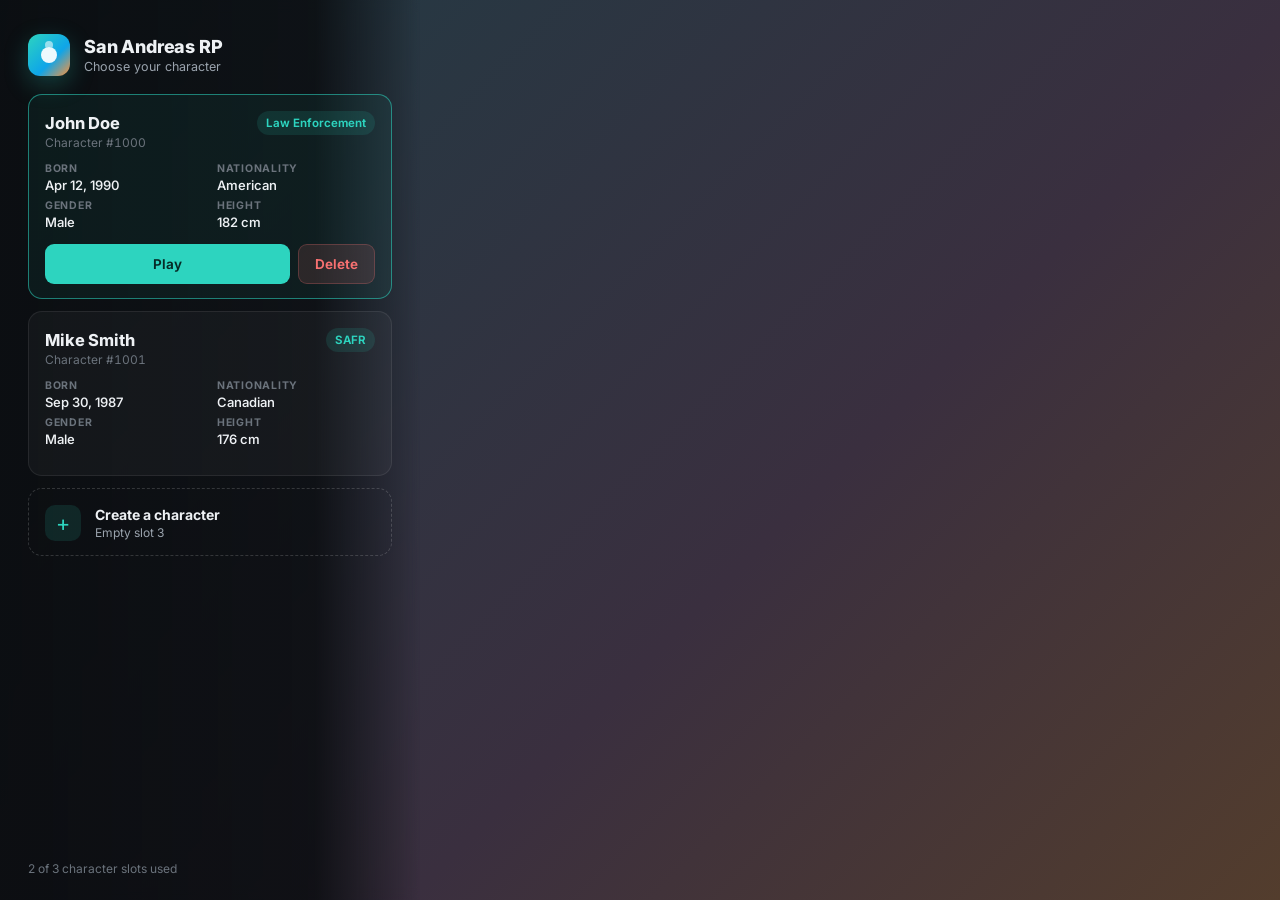
<file: [UnitLink]/UnitLink-Core/nui/index.html>
<!DOCTYPE html>
<html lang="en">
<head>
    <meta charset="UTF-8">
    <meta name="viewport" content="width=device-width, initial-scale=1.0">
    <title>UnitLink Core</title>
    <link rel="preconnect" href="https://fonts.googleapis.com">
    <link rel="stylesheet" href="https://fonts.googleapis.com/css2?family=Inter:wght@400;500;600;700;800&display=swap">
    <link rel="stylesheet" href="css/style.css">
    <link rel="stylesheet" href="css/components.css">
</head>
<body>
    <div id="app">
        <!-- Character selection -->
        <section id="view-selection" class="view" hidden>
            <aside class="side-panel">
                <header class="brand">
                    <div class="brand-mark" aria-hidden="true"><span></span></div>
                    <div>
                        <div class="brand-name" data-brand-name>San Andreas RP</div>
                        <div class="brand-sub">Choose your character</div>
                    </div>
                </header>

                <div id="selection-list" class="char-list"></div>
                <div id="selection-error" class="banner banner-error" hidden></div>

                <!-- Creation form (replaces the list) -->
                <form id="creation-form" class="creation" hidden novalidate>
                    <h2 class="panel-title">New character</h2>
                    <p class="panel-sub">This is who you will be in the city. Names and birth dates are checked by the server.</p>
                    <div class="field-row">
                        <label class="field">
                            <span>First name</span>
                            <input name="firstname" autocomplete="off" spellcheck="false" maxlength="32">
                            <small class="field-error" data-error-for="firstname"></small>
                        </label>
                        <label class="field">
                            <span>Last name</span>
                            <input name="lastname" autocomplete="off" spellcheck="false" maxlength="32">
                            <small class="field-error" data-error-for="lastname"></small>
                        </label>
                    </div>
                    <div class="field-row">
                        <label class="field">
                            <span>Date of birth</span>
                            <input name="dateofbirth" type="date">
                            <small class="field-error" data-error-for="dateofbirth"></small>
                        </label>
                        <label class="field">
                            <span>Height (cm)</span>
                            <input name="height" type="number" inputmode="numeric">
                            <small class="field-error" data-error-for="height"></small>
                        </label>
                    </div>
                    <div class="field">
                        <span>Gender</span>
                        <div class="segmented" id="gender-options"></div>
                        <small class="field-error" data-error-for="gender"></small>
                    </div>
                    <label class="field">
                        <span>Nationality</span>
                        <select name="nationality"></select>
                        <small class="field-error" data-error-for="nationality"></small>
                    </label>
                    <div id="creation-error" class="banner banner-error" hidden></div>
                    <div class="actions">
                        <button type="button" class="btn btn-ghost" data-action="cancel-create">Back</button>
                        <button type="submit" class="btn btn-primary">Create &amp; customise</button>
                    </div>
                </form>

                <footer class="side-footer">
                    <span data-slot-summary></span>
                </footer>
            </aside>
        </section>

        <!-- Spawn selection -->
        <section id="view-spawn" class="view" hidden>
            <aside class="side-panel side-right">
                <header class="brand">
                    <div class="brand-mark" aria-hidden="true"><span></span></div>
                    <div>
                        <div class="brand-name" id="spawn-character-name">Welcome</div>
                        <div class="brand-sub">Where are you headed?</div>
                    </div>
                </header>
                <div id="spawn-list" class="spawn-list"></div>
                <div id="spawn-error" class="banner banner-error" hidden></div>
                <div class="actions">
                    <button type="button" class="btn btn-ghost" data-action="spawn-back">Change character</button>
                    <button type="button" class="btn btn-primary" data-action="spawn-go" disabled>Enter the city</button>
                </div>
            </aside>
        </section>

        <!-- Admin dashboard -->
        <section id="view-admin" class="view view-admin" hidden>
            <div class="admin-window" role="dialog" aria-label="Admin dashboard">
                <nav class="admin-nav">
                    <header class="brand brand-compact">
                        <div class="brand-mark" aria-hidden="true"><span></span></div>
                        <div>
                            <div class="brand-name">UnitLink Admin</div>
                            <div class="brand-sub" id="admin-version"></div>
                        </div>
                    </header>
                    <div id="admin-nav-items" class="nav-items"></div>
                    <div class="nav-foot">
                        <span id="admin-role" class="tag"></span>
                        <button class="btn btn-ghost btn-sm" data-action="admin-close">Close <kbd>Esc</kbd></button>
                    </div>
                </nav>
                <main class="admin-main">
                    <header class="admin-head">
                        <h1 id="admin-title">Overview</h1>
                        <div id="admin-head-actions"></div>
                    </header>
                    <div id="admin-content" class="admin-content"></div>
                </main>
            </div>
        </section>

        <!-- Confirm / prompt modal -->
        <div id="modal" class="modal" hidden>
            <div class="modal-card" role="dialog" aria-modal="true">
                <h3 id="modal-title"></h3>
                <p id="modal-body"></p>
                <div id="modal-extra"></div>
                <div class="actions">
                    <button type="button" class="btn btn-ghost" id="modal-cancel">Cancel</button>
                    <button type="button" class="btn btn-danger" id="modal-confirm">Confirm</button>
                </div>
            </div>
        </div>

        <div id="toasts" class="toasts" aria-live="polite"></div>
    </div>

    <script src="js/api.js"></script>
    <script src="js/app.js"></script>
    <script src="js/characters.js"></script>
    <script src="js/creation.js"></script>
    <script src="js/spawn.js"></script>
    <script src="js/admin.js"></script>
</body>
</html>
</file>
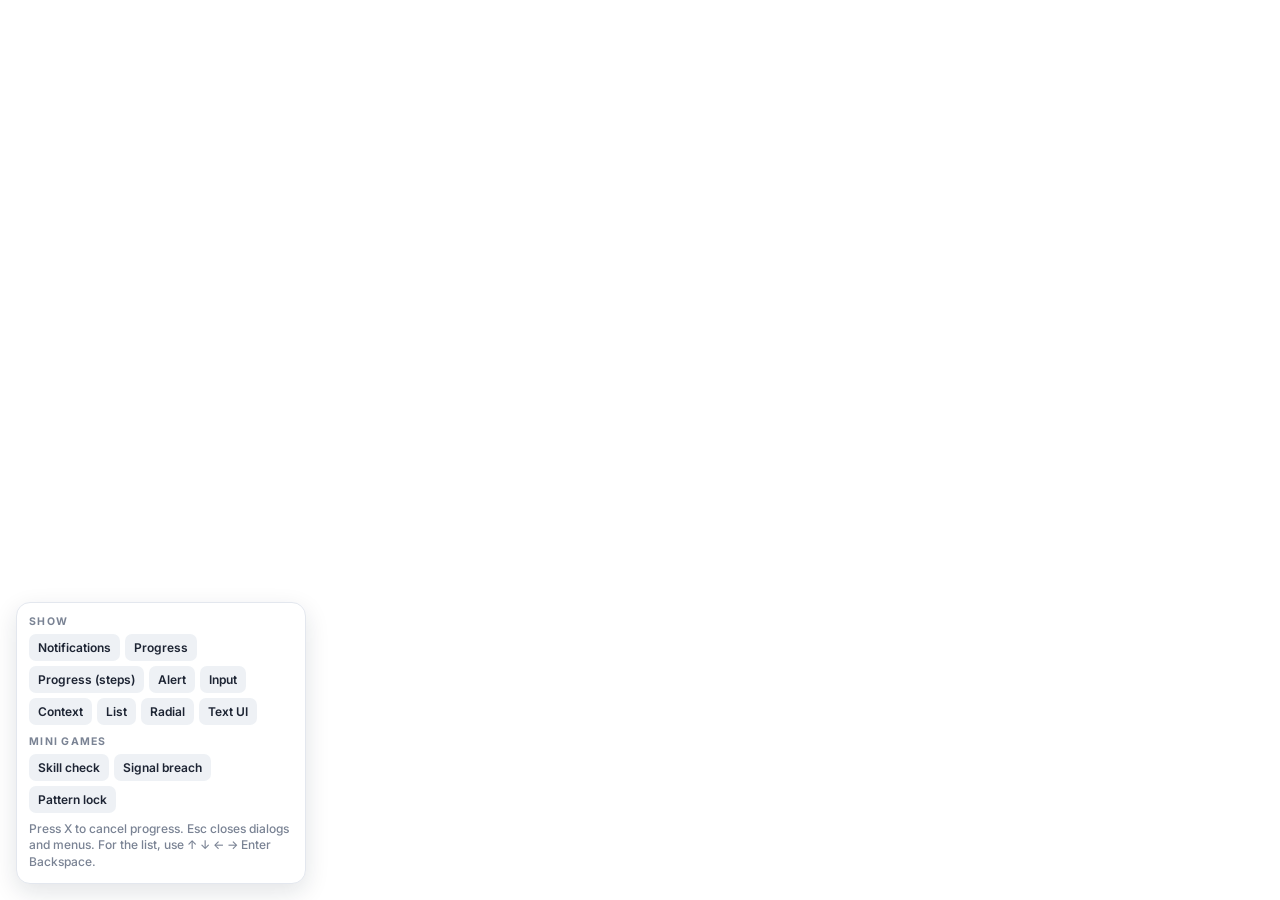
<file: [UnitLink]/UnitLink-UI/preview.html>
<!doctype html>
<html lang="en">
<head>
<meta charset="utf-8">
<meta name="viewport" content="width=device-width, initial-scale=1">
<title>UnitLink UI Preview</title>
<!-- Browser preview only. Runs the real NUI files with a fake Lua side. Rebuild with tools/build-preview.sh -->
<style>
@import url('https://fonts.googleapis.com/css2?family=Inter:wght@500;600;700;800&display=swap');

/* ================= tokens ================= */
:root{
  --card:rgba(11,17,28,.9);
  --card-b:rgba(255,255,255,.07);
  --muted:rgba(255,255,255,.62);
  --dim:rgba(255,255,255,.4);
  --line:rgba(255,255,255,.07);
  --field:rgba(255,255,255,.05);
  --shadow:0 10px 30px rgba(0,0,0,.35);
  --accent:45,212,191; --ok:34,195,138; --bad:239,75,90; --warn:245,165,36; --purple:167,123,243;
  --scale:1;
}
*{box-sizing:border-box;margin:0;padding:0}
html,body{background:transparent;font-family:"Inter","Segoe UI",system-ui,sans-serif;color:#fff;user-select:none;overflow:hidden}
button,input,select,textarea{font:inherit;color:inherit}
#ui{transition:opacity .25s}
#ui.hidden{opacity:0;pointer-events:none}
#ui>div{position:fixed;zoom:var(--scale)}

/* show / hide for single-instance components */
#textui,#list,#context,#progress,#radial,#minigame,#modal{display:none}
#textui.show,#list.show,#context.show,#progress.show,#radial.show,#minigame.show,#modal.show{display:block}
.show>*{animation:popIn .22s cubic-bezier(.2,.9,.25,1.1) backwards}
.out>*{animation:popOut .18s ease forwards}
@keyframes popIn{from{opacity:0;transform:translateY(8px) scale(.98)}}
@keyframes popOut{to{opacity:0;transform:translateY(6px) scale(.98)}}

/* ================= shared pieces ================= */
.card{
  --rgb:var(--accent);
  position:relative;overflow:hidden;color:#fff;
  background:var(--card);border:1px solid var(--card-b);border-radius:16px;box-shadow:var(--shadow);
}
.card::before{content:"";position:absolute;inset:0;pointer-events:none;
  background:radial-gradient(150px 100px at 0 0,rgba(var(--rgb),.2),transparent 70%)}
.card>*{position:relative}
.ic{position:relative;flex:none;width:40px;height:40px;border-radius:12px;display:grid;place-items:center;
  background:rgba(var(--rgb),.18);box-shadow:inset 0 0 0 1px rgba(var(--rgb),.35)}
.ic.sm{width:32px;height:32px;border-radius:10px}
svg.i{width:20px;height:20px;fill:none;stroke:currentColor;stroke-width:2.2;stroke-linecap:round;stroke-linejoin:round;flex:none}
.ic svg.i{color:rgb(var(--rgb))}
.ic.sm svg.i{width:16px;height:16px}
.tt{font-weight:800;font-size:15px;letter-spacing:-.01em}
.sub{font-weight:500;font-size:13px;color:var(--muted);line-height:1.4}
.sub:empty{display:none}
.key{display:inline-grid;place-items:center;min-width:22px;height:22px;padding:0 6px;border-radius:6px;
  background:rgba(255,255,255,.12);box-shadow:inset 0 -2px 0 rgba(0,0,0,.35);
  font-weight:800;font-size:11.5px;color:#fff;flex:none}
.key.ac{background:rgb(var(--rgb));color:#0b111c;box-shadow:inset 0 -2px 0 rgba(0,0,0,.25)}
.hints{display:flex;flex-wrap:wrap;gap:12px;font-weight:600;font-size:12px;color:var(--dim)}
.hints span{display:inline-flex;align-items:center;gap:6px}
.btn{border:0;border-radius:10px;padding:10px 14px;font-weight:800;font-size:13.5px;cursor:pointer;transition:filter .15s,background .15s}
.btn.solid{background:rgb(var(--rgb));color:#0b111c}
.btn.solid:hover{filter:brightness(1.1)}
.btn.ghost{background:rgba(255,255,255,.07);color:#fff}
.btn.ghost:hover{background:rgba(255,255,255,.12)}
.mbar{height:6px;border-radius:4px;background:rgba(255,255,255,.08);overflow:hidden}
.mbar i{display:block;height:100%;border-radius:4px;background:rgb(var(--rgb))}
b{font-weight:700;color:#fff}

/* ================= notifications ================= */
#notify{
  --ox:24px;--oy:24px;
  z-index:10;width:360px;max-width:calc(100vw - 32px);display:flex;flex-direction:column;pointer-events:none;
}
#notify.pos-top-right   {top:var(--oy);right:var(--ox);--ex:44px;--ey:0px}
#notify.pos-top-left    {top:var(--oy);left:var(--ox);--ex:-44px;--ey:0px}
#notify.pos-bottom-right{bottom:var(--oy);right:var(--ox);--ex:44px;--ey:0px}
#notify.pos-bottom-left {bottom:var(--oy);left:var(--ox);--ex:-44px;--ey:0px}
#notify.pos-center-top  {top:var(--oy);left:50%;transform:translateX(-50%);--ex:0px;--ey:-28px}
.slot{padding:5px 0;transition:height .3s ease,padding .3s ease}
.slot.out{height:0!important;padding:0}
.n{
  --rgb:59,167,255;
  position:relative;overflow:hidden;
  display:grid;grid-template-columns:40px 1fr;gap:12px;align-items:start;
  padding:14px 16px 16px 14px;
  background:var(--card);border:1px solid var(--card-b);border-radius:16px;box-shadow:var(--shadow);
  animation:nIn .45s cubic-bezier(.2,.9,.25,1.15) backwards;
  transition:opacity .25s ease,transform .3s ease;
}
.slot.out .n{opacity:0;transform:translate(var(--ex),var(--ey)) scale(.97)}
.n::before{content:"";position:absolute;inset:0;pointer-events:none;
  background:radial-gradient(130px 90px at 0 0,rgba(var(--rgb),.22),transparent 70%)}
.n .bd{position:relative;min-width:0}
.n .hd{display:flex;align-items:center;gap:8px}
.n .tt{white-space:nowrap;overflow:hidden;text-overflow:ellipsis}
.n .tm{margin-left:auto;font-weight:600;font-size:12px;color:var(--dim);flex:none}
.n .msg{margin-top:3px;font-weight:500;font-size:13.5px;line-height:1.45;color:var(--muted);overflow-wrap:anywhere}
.n .msg:empty{display:none}
.n .tag{font-size:10.5px;font-weight:800;letter-spacing:.12em;text-transform:uppercase;color:var(--dim)}
.n .bar{position:absolute;left:0;right:0;bottom:0;height:3px;background:rgba(255,255,255,.06)}
.n .bar i{display:block;height:100%;background:rgb(var(--rgb));transform-origin:left;animation:drain linear forwards}
.n.t-announce{border-color:rgba(255,255,255,.14)}
.n .meta{display:flex;flex-wrap:wrap;gap:6px;margin-top:9px}
.chip{display:inline-flex;align-items:center;gap:5px;padding:4px 8px;border-radius:8px;
  font-weight:700;font-size:11.5px;background:rgba(255,255,255,.07);color:rgba(255,255,255,.82);white-space:nowrap}
.chip svg.i{width:12px;height:12px;stroke-width:2.4}
.chip.prio{background:rgba(var(--prgb),.2);color:rgb(var(--prgb))}

.n.dispatch{
  --c1:47,107,255;--c2:239,75,90;--prgb:245,165,36;--spd:500ms;
  background:var(--tint,var(--card));padding-top:19px;padding-left:17px;border-color:rgba(var(--c1),.28);
}
.n.dispatch::after{content:"";position:absolute;left:0;top:0;bottom:0;width:3px;
  background:linear-gradient(rgb(var(--c1)) 50%,rgb(var(--c2)) 50%)}
.dh{display:flex;align-items:center;gap:7px;margin-bottom:3px}
.dept{font-size:10.5px;font-weight:800;letter-spacing:.12em;padding:3px 7px;border-radius:6px;background:rgba(var(--c1),.22);color:rgb(var(--c1))}
.code{font-size:12px;font-weight:800;color:#fff;letter-spacing:.02em}
.pips{margin-left:auto;display:flex;align-items:flex-end;gap:3px;height:13px}
.pips i{width:4px;border-radius:2px;background:rgba(255,255,255,.16)}
.pips i:nth-child(1){height:6px}.pips i:nth-child(2){height:9px}.pips i:nth-child(3){height:13px}
.pips i.on{background:rgb(var(--prgb));box-shadow:0 0 6px rgba(var(--prgb),.6)}
.n.dispatch .tt{font-size:15.5px}
.n.dispatch .ic{background:rgba(var(--c1),.2);box-shadow:inset 0 0 0 1px rgba(var(--c1),.4)}
.n.dispatch .ic svg.i{color:rgb(var(--c1))}
.n.dispatch .bar i{background:linear-gradient(90deg,rgb(var(--c1)),rgb(var(--c2)))}
.strip{position:absolute!important;left:0;right:0;top:0;height:5px;overflow:hidden}
.strip::before,.strip::after{content:"";position:absolute;top:0;bottom:0}
.st-lightbar .strip::before{left:0;width:50%;background:rgb(var(--c1));box-shadow:0 0 12px rgb(var(--c1))}
.st-lightbar .strip::after{right:0;width:50%;background:rgb(var(--c2));box-shadow:0 0 12px rgb(var(--c2))}
.st-stripes .strip::before{left:-60px;right:0;background:repeating-linear-gradient(-45deg,rgb(var(--c1)) 0 10px,rgb(var(--c2)) 10px 20px)}
.st-solid .strip::before{left:0;right:0;background:rgb(var(--c1))}
.st-solid .strip::after{left:0;right:0;background:rgb(var(--c2));opacity:0}
.fl-strip.st-lightbar .strip::before{animation:flA var(--spd) steps(1) infinite}
.fl-strip.st-lightbar .strip::after{animation:flB var(--spd) steps(1) infinite}
.fl-strip.st-stripes .strip::before{animation:slide calc(var(--spd) * 1.6) linear infinite}
.fl-strip.st-solid .strip::after{animation:flA var(--spd) steps(1) infinite}
.fl-edge::after{animation:edge var(--spd) steps(1) infinite}
.fl-glow{animation:nIn .45s cubic-bezier(.2,.9,.25,1.15) backwards,glow var(--spd) steps(1) infinite}
.p-pulse .ic::after{content:"";position:absolute;inset:-1px;border-radius:12px;box-shadow:0 0 0 0 rgba(var(--prgb),.7);animation:ring 1.4s ease-out infinite}
.n.upd{animation:none}
.n.upd.fl-glow{animation:glow var(--spd) steps(1) infinite}
@keyframes flA{0%{opacity:1}50%{opacity:.12}}
@keyframes flB{0%{opacity:.12}50%{opacity:1}}
@keyframes slide{to{transform:translateX(28.284px)}}
@keyframes edge{0%{background:rgb(var(--c1))}50%{background:rgb(var(--c2))}}
@keyframes glow{
  0%{box-shadow:var(--shadow),0 0 0 1px rgba(var(--c1),.55),0 0 24px rgba(var(--c1),.38)}
  50%{box-shadow:var(--shadow),0 0 0 1px rgba(var(--c2),.55),0 0 24px rgba(var(--c2),.38)}}
@keyframes ring{to{box-shadow:0 0 0 9px rgba(var(--prgb),0)}}
@keyframes nIn{from{opacity:0;transform:translate(var(--ex),var(--ey)) scale(.97)}}
@keyframes drain{from{transform:scaleX(1)}to{transform:scaleX(0)}}

/* ================= progress ================= */
#progress{left:50%;transform:translateX(-50%);width:380px;max-width:calc(100vw - 32px);z-index:6}
#progress.pos-bottom{bottom:9vh}
#progress.pos-center{top:62vh}
.prog{padding:14px 16px 14px 14px}
.prog .top{display:flex;align-items:center;gap:12px}
.prog .tx{min-width:0}
.prog .pct{margin-left:auto;font-weight:800;font-size:18px;color:rgb(var(--rgb));font-variant-numeric:tabular-nums}
.prog .track{margin-top:12px;height:8px;border-radius:6px;background:rgba(255,255,255,.08);overflow:hidden}
.prog .track i{display:block;height:100%;width:0;border-radius:6px;
  background:linear-gradient(90deg,rgba(var(--rgb),.7),rgb(var(--rgb)));box-shadow:0 0 12px rgba(var(--rgb),.5)}
.prog .steps{margin-top:12px;display:flex;gap:5px}
.prog .steps b{flex:1;height:8px;border-radius:6px;background:rgba(255,255,255,.08);overflow:hidden}
.prog .steps b i{display:block;height:100%;width:0;background:rgb(var(--rgb))}
.prog .foot{margin-top:10px;justify-content:space-between}
.prog.cancelled{--rgb:var(--bad)!important}
.prog.done{--rgb:var(--ok)!important}

/* ================= modal: alert + input ================= */
#modal{inset:0;z-index:20}
#modal.show{display:grid;place-items:center}
#modal.backdrop{background:radial-gradient(ellipse at center,rgba(5,8,14,.35),rgba(5,8,14,.65))}
#modal.show.backdrop{animation:fade .2s ease backwards}
#modal.out.backdrop{animation:fadeOut .18s ease forwards}
@keyframes fade{from{opacity:0}}
@keyframes fadeOut{to{opacity:0}}
.dlg{width:420px;max-width:calc(100vw - 32px);padding:18px}
.dlg .dhead{display:flex;gap:12px;align-items:center}
.dlg .dbody{margin-top:14px;font-weight:500;font-size:13.5px;line-height:1.55;color:var(--muted)}
.dlg .dbody:empty{display:none}
.callout{margin-top:12px;display:flex;gap:10px;padding:10px 12px;border-radius:12px;
  background:rgba(var(--rgb),.1);box-shadow:inset 3px 0 0 rgb(var(--rgb));font-size:12.5px;line-height:1.45;color:var(--muted)}
.callout svg.i{width:16px;height:16px;color:rgb(var(--rgb));margin-top:1px}
.callout b{display:block;font-size:12.5px}
.btns{margin-top:16px;display:flex;gap:8px;justify-content:flex-end}

.inp{width:420px;max-width:calc(100vw - 32px)}
.inp .dhead{display:flex;gap:12px;align-items:center;padding:16px 18px 14px;border-bottom:1px solid var(--line)}
.inp .fields{padding:14px 18px;display:flex;flex-direction:column;gap:14px;max-height:60vh;overflow:auto}
.inp .fields::-webkit-scrollbar{width:6px}.inp .fields::-webkit-scrollbar-thumb{background:rgba(255,255,255,.12);border-radius:3px}
.inp .btns{margin:0;padding:12px 18px 16px;border-top:1px solid var(--line)}
.f>label{display:flex;align-items:center;gap:6px;font-weight:700;font-size:12.5px;margin-bottom:6px}
.f>label .req{color:rgb(var(--bad))}
.f .desc{font-size:11.5px;color:var(--dim);font-weight:500;margin-top:5px}
.f .err{display:none;font-size:11.5px;color:rgb(var(--bad));font-weight:700;margin-top:5px}
.f.bad .err{display:block}
.f.bad .box{box-shadow:inset 0 0 0 1px rgba(var(--bad),.8)}
.f.dis{opacity:.45;pointer-events:none}
.box{display:flex;align-items:center;gap:8px;padding:0 12px;height:40px;border-radius:10px;background:var(--field);
  box-shadow:inset 0 0 0 1px var(--line);transition:box-shadow .15s}
.box:focus-within{box-shadow:inset 0 0 0 1px rgba(var(--accent),.8),0 0 0 3px rgba(var(--accent),.15)}
.box svg.i{width:16px;height:16px;color:var(--dim)}
.box input,.box textarea{flex:1;min-width:0;background:none;border:0;outline:0;font-weight:600;font-size:13.5px}
.box input::placeholder,.box textarea::placeholder{color:var(--dim)}
.box.ta{height:auto;padding:10px 12px}
.box.ta textarea{resize:none;height:64px;line-height:1.4}
.box .sbtn{width:26px;height:26px;border-radius:7px;border:0;background:rgba(255,255,255,.08);cursor:pointer;display:grid;place-items:center;flex:none}
.box .sbtn:hover{background:rgba(255,255,255,.14)}
.box .sbtn svg.i{width:14px;height:14px;color:#fff}
.box input[type=number]{text-align:center}
.box input::-webkit-inner-spin-button{-webkit-appearance:none}
.box input[type=date]{color-scheme:dark}
.range{display:flex;align-items:center;gap:8px}
.range .box{flex:1}
.sel{position:relative}
.sel .box{cursor:pointer}
.sel .box .val{flex:1;font-weight:600;font-size:13.5px;white-space:nowrap;overflow:hidden;text-overflow:ellipsis}
.sel .box .val.ph{color:var(--dim)}
.sel .box .chev{transition:transform .15s}
.sel.open .box .chev{transform:rotate(180deg)}
.sel .dd{display:none;position:absolute;left:0;right:0;top:44px;z-index:5;padding:5px;border-radius:12px;max-height:220px;overflow:auto;
  background:#121a2a;box-shadow:var(--shadow),inset 0 0 0 1px var(--line)}
.sel.open .dd{display:block}
.dd div{display:flex;align-items:center;gap:8px;padding:8px 10px;border-radius:8px;font-weight:600;font-size:13px;cursor:pointer}
.dd div:hover{background:rgba(255,255,255,.07)}
.dd div.on{color:rgb(var(--accent))}
.tags{display:flex;flex-wrap:wrap;gap:6px}
.tags button{border:0;cursor:pointer;padding:7px 11px;border-radius:9px;font-weight:700;font-size:12.5px;
  background:var(--field);box-shadow:inset 0 0 0 1px var(--line);color:var(--muted)}
.tags button.on{background:rgba(var(--accent),.18);box-shadow:inset 0 0 0 1px rgba(var(--accent),.6);color:#fff}
.slider{display:flex;align-items:center;gap:12px}
.slider input{flex:1;-webkit-appearance:none;appearance:none;height:6px;border-radius:4px;outline:0;cursor:pointer;
  background:linear-gradient(90deg,rgb(var(--accent)) var(--p,50%),rgba(255,255,255,.1) var(--p,50%))}
.slider input::-webkit-slider-thumb{-webkit-appearance:none;width:16px;height:16px;border-radius:50%;background:#fff;box-shadow:0 0 0 4px rgba(var(--accent),.35)}
.slider output{min-width:42px;text-align:right;font-weight:800;font-size:13px;color:rgb(var(--accent))}
.tog{display:flex;align-items:center;justify-content:space-between;gap:12px;cursor:pointer}
.tog .tl{font-weight:700;font-size:13px}
.tog .sw{position:relative;width:38px;height:22px;border-radius:12px;background:rgba(255,255,255,.12);transition:background .2s;flex:none}
.tog .sw::after{content:"";position:absolute;top:3px;left:3px;width:16px;height:16px;border-radius:50%;background:#fff;transition:transform .2s}
.tog.on .sw{background:rgb(var(--accent))}
.tog.on .sw::after{transform:translateX(16px)}
.chk{display:flex;align-items:center;gap:10px;cursor:pointer;font-weight:600;font-size:13px;color:var(--muted)}
.chk .bx{width:20px;height:20px;border-radius:6px;display:grid;place-items:center;background:var(--field);box-shadow:inset 0 0 0 1px rgba(255,255,255,.18);flex:none}
.chk .bx svg.i{width:13px;height:13px;stroke-width:3;opacity:0;color:#0b111c}
.chk.on .bx{background:rgb(var(--accent));box-shadow:none}
.chk.on .bx svg.i{opacity:1}
.colors{display:flex;align-items:center;gap:7px;flex-wrap:wrap}
.colors button{width:26px;height:26px;border-radius:8px;border:0;cursor:pointer;box-shadow:inset 0 0 0 1px rgba(255,255,255,.15)}
.colors button.on{box-shadow:0 0 0 2px #0b111c,0 0 0 4px #fff}
.colors .hex{margin-left:auto;font-weight:700;font-size:12px;color:var(--muted);font-variant-numeric:tabular-nums}

/* ================= context menu ================= */
#context{top:50%;transform:translateY(-50%);z-index:8}
#context.pos-right{right:24px}
#context.pos-left{left:24px}
.ctx{width:340px;max-width:calc(100vw - 32px);max-height:76vh;display:flex;flex-direction:column}
.ctx .chead{display:flex;align-items:center;gap:10px;padding:14px 14px 12px;border-bottom:1px solid var(--line);flex:none}
.ctx .back{width:32px;height:32px;border-radius:10px;border:0;background:rgba(255,255,255,.07);cursor:pointer;display:grid;place-items:center;flex:none}
.ctx .back:hover{background:rgba(255,255,255,.13)}
.ctx .back svg.i{width:16px;height:16px}
.ctx .list{padding:6px;display:flex;flex-direction:column;gap:2px;overflow:auto}
.ctx .list::-webkit-scrollbar{width:6px}.ctx .list::-webkit-scrollbar-thumb{background:rgba(255,255,255,.12);border-radius:3px}
.opt{--rgb:var(--accent);display:flex;gap:11px;align-items:flex-start;padding:9px 10px;border-radius:12px;cursor:pointer;transition:background .15s}
.opt:hover{background:rgba(255,255,255,.06)}
.opt .ot{font-weight:700;font-size:13.5px}
.opt .od{font-weight:500;font-size:12px;color:var(--muted);margin-top:1px}
.opt .body{flex:1;min-width:0}
.opt .end{align-self:center;display:flex;align-items:center;gap:6px;color:var(--dim)}
.opt .end svg.i{width:16px;height:16px}
.opt .end .pv{font-weight:800;font-size:12px;color:rgb(var(--prgb,var(--rgb)))}
.opt .mbar{margin-top:7px}
.opt .mbar i{background:rgb(var(--prgb,var(--rgb)))}
.opt.dis{opacity:.4;cursor:not-allowed}
.opt.dis:hover,.opt.ro:hover{background:none}
.opt.ro{cursor:default}
.meta{display:grid;grid-template-rows:0fr;transition:grid-template-rows .2s}
.meta>div{overflow:hidden}
.opt:hover .meta{grid-template-rows:1fr}
.meta img{display:block;width:100%;border-radius:10px;margin-top:8px}
.meta .mrow{display:flex;justify-content:space-between;gap:10px;font-size:11.5px;font-weight:600;color:var(--muted);margin-top:6px}
.meta .mrow b{text-align:right}
.meta .mbar{margin-top:4px;height:4px}

/* ================= list menu ================= */
#list{z-index:7}
#list.pos-top-left{top:24px;left:24px}
#list.pos-top-right{top:24px;right:24px}
#list.pos-bottom-left{bottom:24px;left:24px}
#list.pos-bottom-right{bottom:24px;right:24px}
.lm{width:340px;max-width:calc(100vw - 32px)}
.lm .lhead{display:flex;align-items:center;gap:10px;padding:14px 14px 12px;border-bottom:1px solid var(--line)}
.lm .count{margin-left:auto;font-weight:800;font-size:12px;color:var(--dim)}
.lm .rows{padding:6px;display:flex;flex-direction:column;gap:2px;max-height:60vh;overflow:hidden}
.lr{position:relative;display:flex;align-items:center;gap:10px;padding:9px 10px 9px 12px;border-radius:10px;flex:none}
.lr>svg.i{width:16px;height:16px;color:var(--dim)}
.lr .lt{flex:1;font-weight:700;font-size:13.5px;white-space:nowrap;overflow:hidden;text-overflow:ellipsis}
.lr .ld{display:none;position:absolute;left:38px;right:12px;top:31px;font-weight:500;font-size:11.5px;color:var(--muted);white-space:nowrap;overflow:hidden;text-overflow:ellipsis}
.lr.sel{background:rgba(var(--accent),.14)}
.lr.sel.has-d{padding-bottom:26px}
.lr.sel::before{content:"";position:absolute;left:0;top:8px;bottom:8px;width:3px;border-radius:2px;background:rgb(var(--accent))}
.lr.sel>svg.i{color:rgb(var(--accent))}
.lr.sel .ld{display:block}
.lr.dis{opacity:.4}
.side{display:flex;align-items:center;gap:6px;font-weight:700;font-size:12.5px}
.side svg.i{width:12px;height:12px;color:var(--dim)}
.lr.sel .side svg.i{color:#fff}
.side .v{min-width:72px;text-align:center}
.lr .mbar{width:80px}
.lm .lfoot{padding:10px 12px 12px;border-top:1px solid var(--line);gap:10px;font-size:11px;flex-wrap:nowrap}
.lm .lfoot span{gap:4px}
.lm .lfoot .key{min-width:18px;height:18px;padding:0 4px;font-size:10.5px}

/* ================= radial ================= */
#radial{left:50%;top:50%;transform:translate(-50%,-50%);z-index:15}
.radial{position:relative;width:340px;height:340px}
.radial svg.wheel{width:100%;height:100%;overflow:visible;filter:drop-shadow(0 10px 24px rgba(0,0,0,.35))}
.wedge>path{fill:rgba(11,17,28,.9);stroke:rgba(255,255,255,.07);stroke-width:1;transition:fill .15s;cursor:pointer}
.wedge:hover>path{fill:rgba(26,44,70,.95);stroke:rgba(var(--accent),.7)}
.wedge.ro>path{cursor:default}
.wedge.ro:hover>path{fill:rgba(11,17,28,.9);stroke:rgba(255,255,255,.07)}
.wedge text{fill:#fff;font-weight:700;font-size:11px;text-anchor:middle;pointer-events:none}
.wedge .wi{color:rgba(255,255,255,.85);pointer-events:none}
.wedge:hover .wi{color:rgb(var(--accent))}
.wedge.ro:hover .wi{color:rgba(255,255,255,.85)}
.wedge .badge{fill:rgb(var(--bad))}
.wedge .badge-t{fill:#fff;font-size:9.5px;font-weight:800}
.radial .center{position:absolute;left:50%;top:50%;width:112px;height:112px;transform:translate(-50%,-50%);
  border-radius:50%;display:grid;place-items:center;text-align:center;padding:12px;cursor:pointer;
  background:var(--card);border:1px solid var(--card-b);color:#fff}
.radial .center .ct{font-weight:800;font-size:13px}
.radial .center .cd{font-weight:600;font-size:10.5px;color:var(--dim);margin-top:2px}

/* ================= text ui ================= */
#textui{z-index:5}
#textui.pos-right-center{right:24px;top:50%;transform:translateY(-50%)}
#textui.pos-left-center{left:24px;top:50%;transform:translateY(-50%)}
#textui.pos-top-center{top:24px;left:50%;transform:translateX(-50%)}
#textui.pos-bottom-center{bottom:24px;left:50%;transform:translateX(-50%)}
.tui{display:inline-flex;align-items:center;gap:12px;padding:10px 16px 10px 10px;max-width:360px}
.tui .key{min-width:30px;height:30px;font-size:13px;border-radius:8px}
.tui .tt{font-size:14px}
.tui .sub{font-size:12px}
.tui.opts{display:flex;flex-direction:column;align-items:stretch;gap:0;padding:0;min-width:250px}
.tui.opts .th{padding:12px 14px 10px;border-bottom:1px solid var(--line)}
.tui.opts .tr{display:flex;align-items:center;gap:10px;padding:8px 14px;font-weight:700;font-size:13px}
.tui.opts .tr:last-child{padding-bottom:12px}
.tui.opts .tr svg.i{width:16px;height:16px;color:var(--dim);margin-left:auto}
.tui.small{padding:6px 12px 6px 6px;gap:8px;border-radius:12px}
.tui.small .key{min-width:24px;height:24px;font-size:11.5px}

/* ================= minigames ================= */
#minigame{left:50%;top:50%;transform:translate(-50%,-50%);z-index:16}
.mg{width:340px;padding:16px;display:flex;flex-direction:column;gap:14px;align-items:center}
.mg .mh{display:flex;align-items:center;gap:12px;width:100%}
.mg .stage{width:100%;display:grid;place-items:center}
.mg .mf{width:100%;display:flex;align-items:center;gap:10px}
.mg .status{flex:1;font-weight:700;font-size:12.5px;color:var(--muted)}
.mg.win{--rgb:var(--ok)!important}.mg.lose{--rgb:var(--bad)!important}
.mg.win .status{color:rgb(var(--ok))}.mg.lose .status{color:rgb(var(--bad))}
.rounds{display:flex;gap:5px}
.rounds i{width:18px;height:5px;border-radius:3px;background:rgba(255,255,255,.12)}
.rounds i.done{background:rgb(var(--ok))}
.rounds i.fail{background:rgb(var(--bad))}
.sc{position:relative;width:200px;height:200px}
.sc svg{width:100%;height:100%}
.sc .trk{fill:none;stroke:rgba(255,255,255,.08);stroke-width:12}
.sc .zone{fill:none;stroke:rgb(var(--rgb));stroke-width:12;filter:drop-shadow(0 0 6px rgba(var(--rgb),.7))}
.sc .needle{stroke:#fff;stroke-width:4;stroke-linecap:round}
.sc .hub{position:absolute;inset:0;display:grid;place-items:center}
.sc .hub .key{min-width:46px;height:46px;font-size:18px;border-radius:12px}
.sb{width:100%;display:flex;flex-direction:column;gap:22px}
.nodes{display:flex;align-items:center;justify-content:center}
.node{width:44px;height:44px;border-radius:50%;display:grid;place-items:center;font-weight:800;font-size:14px;
  background:rgba(255,255,255,.06);box-shadow:inset 0 0 0 2px rgba(255,255,255,.12);color:var(--dim);transition:all .2s;flex:none}
.node.cur{background:rgba(var(--rgb),.18);box-shadow:inset 0 0 0 2px rgb(var(--rgb)),0 0 16px rgba(var(--rgb),.45);color:#fff}
.node.ok{background:rgb(var(--ok));box-shadow:0 0 14px rgba(var(--ok),.5);color:#0b111c}
.node.no{background:rgb(var(--bad));color:#fff}
.link{width:22px;height:3px;background:rgba(255,255,255,.1);flex:none}
.link.ok{background:rgb(var(--ok))}
.sbtrack{position:relative;height:34px;border-radius:10px;background:rgba(255,255,255,.05);box-shadow:inset 0 0 0 1px var(--line);overflow:hidden}
.sbtrack .win{position:absolute;top:0;bottom:0;background:rgba(var(--rgb),.22);box-shadow:inset 0 0 0 1px rgba(var(--rgb),.7)}
.sbtrack .cur{position:absolute;top:4px;bottom:4px;width:4px;margin-left:-2px;border-radius:2px;background:#fff;box-shadow:0 0 10px #fff}
.pl{display:grid;gap:8px}
.pl button{width:52px;height:52px;border-radius:12px;border:0;cursor:pointer;background:rgba(255,255,255,.06);
  box-shadow:inset 0 0 0 1px var(--line);transition:background .12s,box-shadow .12s}
.pl button:hover{background:rgba(255,255,255,.1)}
.pl button.lit{background:rgb(var(--rgb));box-shadow:0 0 16px rgba(var(--rgb),.6)}
.pl.locked button{cursor:default;pointer-events:none}
.mg .ptimer{width:100%}
</style>
<style>
  .pp{position:fixed;left:16px;bottom:16px;z-index:100;width:290px;padding:12px;border-radius:14px;
    background:#fff;border:1px solid #e3e7ee;box-shadow:0 8px 24px rgba(20,30,50,.12);color:#1d2433;
    font:600 12px "Inter",system-ui,sans-serif}
  .pp h4{font-size:10.5px;letter-spacing:.12em;text-transform:uppercase;color:#7a8394;margin:10px 0 6px}
  .pp h4:first-child{margin-top:0}
  .pp .row{display:flex;flex-wrap:wrap;gap:5px}
  .pp button{border:0;border-radius:7px;padding:6px 9px;background:#eef1f5;color:#1d2433;cursor:pointer;font:inherit}
  .pp button:hover{background:#e1e6ee}
  .pp p{margin-top:8px;color:#7a8394;font-weight:500;line-height:1.4}
</style>
</head>
<body>
<div id="ui">
  <div id="notify" class="pos-top-right"></div>
  <div id="textui"></div>
  <div id="list"></div>
  <div id="context"></div>
  <div id="progress"></div>
  <div id="radial"></div>
  <div id="minigame"></div>
  <div id="modal"></div>
</div>

<div class="pp">
  <h4>Show</h4>
  <div class="row">
    <button data-t="notify">Notifications</button><button data-t="progress">Progress</button><button data-t="steps">Progress (steps)</button>
    <button data-t="alert">Alert</button><button data-t="input">Input</button><button data-t="context">Context</button>
    <button data-t="list">List</button><button data-t="radial">Radial</button><button data-t="text">Text UI</button>
  </div>
  <h4>Mini games</h4>
  <div class="row">
    <button data-t="skill">Skill check</button><button data-t="breach">Signal breach</button><button data-t="pattern">Pattern lock</button>
  </div>
  <p>Press X to cancel progress. Esc closes dialogs and menus. For the list, use ↑ ↓ ← → Enter Backspace.</p>
</div>

<script>
/* UnitLink-UI core: helpers, icons, Lua <-> NUI messaging */
(() => {
  'use strict';

  const IS_NUI = typeof GetParentResourceName === 'function';
  const RESOURCE = IS_NUI ? GetParentResourceName() : 'UnitLink-UI';
  const handlers = {};
  const escStack = [];
  const initHooks = [];

  const ICONS = {
    check: '<path d="M5 12.5l4.5 4.5L19 7.5"/>',
    x: '<path d="M7 7l10 10M17 7L7 17"/>',
    warning: '<path d="M12 4l9 16H3z"/><path d="M12 10v4M12 17.2v.1"/>',
    info: '<circle cx="12" cy="12" r="9"/><path d="M12 11v5M12 7.8v.1"/>',
    announce: '<path d="M4 10v4h3l6 4V6L7 10z"/><path d="M16.5 9a4 4 0 010 6M19 6.5a7.5 7.5 0 010 11"/>',
    sms: '<path d="M4 6.5A2.5 2.5 0 016.5 4h11A2.5 2.5 0 0120 6.5v8a2.5 2.5 0 01-2.5 2.5H10l-4.5 3.5V17A1.5 1.5 0 014 15.5z"/>',
    badge: '<path d="M12 3l7 3v5c0 4.5-3 8.3-7 10-4-1.7-7-5.5-7-10V6z"/><path d="M12 8.5l1.1 2.2 2.4.3-1.8 1.6.5 2.4-2.2-1.2-2.2 1.2.5-2.4-1.8-1.6 2.4-.3z"/>',
    fire: '<path d="M12 3c.8 3.2 5 5.4 5 10.2A5 5 0 017 13.2c0-2.3 1-3.8 2.3-5 .2 1.7 1 2.8 2 3.2.4-3-.3-5.7.7-8.4z"/>',
    medical: '<path d="M10 4h4v6h6v4h-6v6h-4v-6H4v-4h6z"/>',
    bell: '<path d="M6 16v-5a6 6 0 0112 0v5l1.5 2h-15z"/><path d="M10 20a2 2 0 004 0"/>',
    pin: '<path d="M12 21s-6-5.6-6-11a6 6 0 0112 0c0 5.4-6 11-6 11z"/><circle cx="12" cy="10" r="2"/>',
    wrench: '<path d="M14.5 6.5a4 4 0 00-5.2 5.2L4 17l3 3 5.3-5.3a4 4 0 005.2-5.2l-2.5 2.5-2.5-.5-.5-2.5z"/>',
    box: '<path d="M4 8l8-4 8 4v8l-8 4-8-4z"/><path d="M4 8l8 4 8-4M12 12v8"/>',
    edit: '<path d="M4 20h4L19 9l-4-4L4 16z"/><path d="M13.5 6.5l4 4"/>',
    tag: '<path d="M3 12V4h8l9 9-8 8z"/><circle cx="7.5" cy="8.5" r="1.2"/>',
    lock: '<rect x="5" y="11" width="14" height="9" rx="2"/><path d="M8 11V8a4 4 0 018 0v3"/>',
    unlock: '<rect x="5" y="11" width="14" height="9" rx="2"/><path d="M8 11V8a4 4 0 017.5-2"/>',
    eye: '<path d="M2 12s3.6-6.5 10-6.5S22 12 22 12s-3.6 6.5-10 6.5S2 12 2 12z"/><circle cx="12" cy="12" r="2.8"/>',
    plus: '<path d="M12 5v14M5 12h14"/>',
    minus: '<path d="M5 12h14"/>',
    card: '<rect x="3" y="5.5" width="18" height="13" rx="2.5"/><path d="M3 10h18M7 15h3"/>',
    down: '<path d="M6 9l6 6 6-6"/>',
    up: '<path d="M6 15l6-6 6 6"/>',
    left: '<path d="M15 6l-6 6 6 6"/>',
    right: '<path d="M9 6l6 6-6 6"/>',
    calendar: '<rect x="4" y="5" width="16" height="15" rx="2.5"/><path d="M4 10h16M9 3v4M15 3v4"/>',
    garage: '<path d="M3 20V9l9-5 9 5v11"/><path d="M7 20v-7h10v7M7 16h10"/>',
    car: '<path d="M5 16h14v-4l-2-5H7l-2 5z"/><path d="M5 16v3M19 16v3"/><circle cx="8" cy="13.5" r=".8"/><circle cx="16" cy="13.5" r=".8"/>',
    fuel: '<path d="M5 20V5a1.5 1.5 0 011.5-1.5h6A1.5 1.5 0 0114 5v15M3.5 20h12M14 9h2a2 2 0 012 2v5a1.5 1.5 0 003 0V8l-3-3"/><path d="M7 7.5h5"/>',
    key: '<circle cx="8" cy="15" r="4"/><path d="M11 12l8-8M16 7l2 2"/>',
    ban: '<circle cx="12" cy="12" r="9"/><path d="M6 6l12 12"/>',
    spray: '<rect x="7" y="9" width="8" height="12" rx="2"/><path d="M9 9V6h4v3M16 5h.1M19 4h.1M19 7h.1M16 2h.1"/>',
    wheel: '<circle cx="12" cy="12" r="9"/><circle cx="12" cy="12" r="3"/><path d="M12 3v6M12 15v6M3 12h6M15 12h6"/>',
    bolt: '<path d="M13 3L5 14h6l-1 7 8-11h-6z"/>',
    sun: '<circle cx="12" cy="12" r="4"/><path d="M12 2v2M12 20v2M2 12h2M20 12h2M5 5l1.5 1.5M17.5 17.5L19 19M5 19l1.5-1.5M17.5 6.5L19 5"/>',
    turbo: '<circle cx="12" cy="12" r="8"/><path d="M12 12l4-4M12 4v2M20 12h-2"/>',
    smile: '<circle cx="12" cy="12" r="9"/><path d="M8.5 14.5a4.5 4.5 0 007 0M9 9.5h.1M15 9.5h.1"/>',
    shirt: '<path d="M8 4l-5 3 2 4 2-1v10h10V10l2 1 2-4-5-3a4 4 0 01-8 0z"/>',
    phone: '<rect x="7" y="3" width="10" height="18" rx="2.5"/><path d="M11 17.5h2"/>',
    walk: '<circle cx="13" cy="4.5" r="1.8"/><path d="M10 21l2-6 3 3v3M9 12l2-4.5 3 1 2 3.5M11 7.5L8 9l-1 3"/>',
    dots: '<circle cx="6" cy="12" r="1"/><circle cx="12" cy="12" r="1"/><circle cx="18" cy="12" r="1"/>',
    door: '<path d="M6 21V4a1 1 0 011-1h10a1 1 0 011 1v17M3 21h18"/><circle cx="14.5" cy="12" r=".8"/>',
    engine: '<path d="M4 10h3l2-2h5l2 2h2v3h2v-2M4 10v7h3l2 2h7l2-2v-4M4 13H2"/>',
    window: '<rect x="4" y="4" width="16" height="16" rx="2"/><path d="M4 12h16M12 4v16"/>',
    light: '<path d="M9 18h6M10 21h4M12 3a6 6 0 00-3.5 10.9V16h7v-2.1A6 6 0 0012 3z"/>',
    target: '<circle cx="12" cy="12" r="9"/><circle cx="12" cy="12" r="5"/><circle cx="12" cy="12" r="1"/>',
    signal: '<path d="M5 18v-3M10 18v-6M15 18V9M20 18V5"/>',
    grid: '<rect x="4" y="4" width="6" height="6" rx="1.5"/><rect x="14" y="4" width="6" height="6" rx="1.5"/><rect x="4" y="14" width="6" height="6" rx="1.5"/><rect x="14" y="14" width="6" height="6" rx="1.5"/>',
    drop: '<path d="M12 3s6 6.5 6 11a6 6 0 01-12 0c0-4.5 6-11 6-11z"/>',
    user: '<circle cx="12" cy="8" r="4"/><path d="M4 21a8 8 0 0116 0"/>',
    users: '<circle cx="9" cy="8" r="3.5"/><path d="M2.5 20a6.5 6.5 0 0113 0M16 4.5a3.5 3.5 0 010 7M18 14a6 6 0 013.5 6"/>',
    home: '<path d="M4 11l8-7 8 7v9H4z"/><path d="M10 20v-6h4v6"/>',
    map: '<path d="M9 4L3 6v14l6-2 6 2 6-2V4l-6 2z"/><path d="M9 4v14M15 6v14"/>',
    gear: '<circle cx="12" cy="12" r="3"/><path d="M12 2v3M12 19v3M4.2 4.2l2.1 2.1M17.7 17.7l2.1 2.1M2 12h3M19 12h3M4.2 19.8l2.1-2.1M17.7 6.3l2.1-2.1"/>',
    trash: '<path d="M4 7h16M10 11v6M14 11v6M6 7l1 13h10l1-13M9 7V4h6v3"/>',
    search: '<circle cx="11" cy="11" r="7"/><path d="M20 20l-4-4"/>',
    clock: '<circle cx="12" cy="12" r="9"/><path d="M12 7v5l3 2"/>',
    star: '<path d="M12 3l2.7 5.6 6.1.9-4.4 4.3 1 6.1L12 17l-5.4 2.9 1-6.1L3.2 9.5l6.1-.9z"/>',
    heart: '<path d="M12 20s-7-4.4-7-10a4 4 0 017-2.6A4 4 0 0119 10c0 5.6-7 10-7 10z"/>',
    hand: '<path d="M8 13V5.5a1.5 1.5 0 013 0V11M11 10V4.5a1.5 1.5 0 013 0V11M14 10V6a1.5 1.5 0 013 0v7a7 7 0 01-7 7 6 6 0 01-5-3l-2-4a1.5 1.5 0 012.5-1.6L8 13"/>',
    paw: '<circle cx="7" cy="9" r="1.8"/><circle cx="12" cy="6.5" r="1.8"/><circle cx="17" cy="9" r="1.8"/><path d="M8 17c0-3 2-5 4-5s4 2 4 5a2 2 0 01-2 2h-4a2 2 0 01-2-2z"/>',
    tree: '<path d="M12 3l6 8h-3l4 6H5l4-6H6z"/><path d="M12 17v4"/>',
    fish: '<path d="M3 12s3.5-5 9-5 9 5 9 5-3.5 5-9 5-9-5-9-5z"/><path d="M21 12l-2-2v4z"/><circle cx="8" cy="11" r=".8"/>',
  };

  const $ = (s, r = document) => r.querySelector(s);
  const $$ = (s, r = document) => [...r.querySelectorAll(s)];
  const esc = s => String(s ?? '').replace(/[&<>"']/g, c => ({ '&': '&amp;', '<': '&lt;', '>': '&gt;', '"': '&quot;', "'": '&#39;' }[c]));
  // escaped text + **bold** + line breaks
  const fmt = s => esc(s).replace(/\*\*(.+?)\*\*/g, '<b>$1</b>').replace(/\n/g, '<br>');

  function rgb(color, fallback = '255,255,255') {
    if (typeof color !== 'string') return fallback;
    const m = color.trim().match(/^rgba?\(\s*(\d+)\s*,\s*(\d+)\s*,\s*(\d+)/i);
    if (m) return `${m[1]},${m[2]},${m[3]}`;
    let h = color.trim().replace('#', '');
    if (h.length === 3) h = h.split('').map(c => c + c).join('');
    if (!/^[0-9a-f]{6}$/i.test(h)) return fallback;
    const n = parseInt(h, 16);
    return `${(n >> 16) & 255},${(n >> 8) & 255},${n & 255}`;
  }

  function svg(name, fallback, style) {
    const p = ICONS[name] || ICONS[fallback];
    if (!p) return '';
    return `<svg class="i" viewBox="0 0 24 24"${style ? ` style="${style}"` : ''}>${p}</svg>`;
  }

  // --rgb value for an optional custom color, else a named token
  const tone = (color, token = 'accent') => (color ? rgb(color) : `var(--${token})`);

  function post(name, data) {
    if (!IS_NUI) { if (UI.mock) UI.mock(name, data || {}); return Promise.resolve(); }
    return fetch(`https://${RESOURCE}/${name}`, {
      method: 'POST',
      headers: { 'Content-Type': 'application/json; charset=UTF-8' },
      body: JSON.stringify(data || {}),
    }).catch(() => {});
  }

  // single-instance containers: animate in / out
  function show(el, html) {
    clearTimeout(el._hideTimer);
    el.classList.remove('out', 'show');
    if (html !== undefined) el.innerHTML = html;
    void el.offsetWidth;
    el.classList.add('show');
  }
  function hide(el) {
    if (!el.classList.contains('show') || el.classList.contains('out')) return;
    el.classList.add('out');
    el._hideTimer = setTimeout(() => { el.classList.remove('show', 'out'); el.innerHTML = ''; }, 180);
  }
  const isShown = el => el.classList.contains('show') && !el.classList.contains('out');

  // Escape goes to whatever opened last
  function onEsc(owner, fn) { offEsc(owner); escStack.push({ owner, fn }); }
  function offEsc(owner) { const i = escStack.findIndex(e => e.owner === owner); if (i >= 0) escStack.splice(i, 1); }
  document.addEventListener('keydown', e => {
    if (e.key === 'Escape' && escStack.length) { e.preventDefault(); escStack[escStack.length - 1].fn(); }
  });

  const UI = window.UI = {
    IS_NUI, ICONS, cfg: {},
    $, $$, esc, fmt, rgb, svg, tone, post, show, hide, isShown, onEsc, offEsc,
    on: (action, fn) => { handlers[action] = fn; },
    onInit: fn => initHooks.push(fn),
    // used by the browser preview to fake Lua
    emit: (action, data) => { const h = handlers[action]; if (h) h(data || {}); },
  };

  window.addEventListener('message', e => {
    const m = e.data || {};
    const h = handlers[m.action];
    if (!h) return;
    try { h(m.data || {}); } catch (err) { console.error('[UnitLink-UI]', m.action, err); }
  });

  UI.on('init', c => {
    UI.cfg = c || {};
    document.documentElement.style.setProperty('--accent', rgb(UI.cfg.accent, '45,212,191'));
    document.documentElement.style.setProperty('--scale', UI.cfg.scale || 1);
    initHooks.forEach(fn => fn(UI.cfg));
  });
  UI.on('visible', d => $('#ui').classList.toggle('hidden', !d.visible));

  if (IS_NUI) {
    // tell Lua we're loaded (retry until the client script has registered its callback)
    const ready = () => fetch(`https://${RESOURCE}/ready`, {
      method: 'POST', headers: { 'Content-Type': 'application/json; charset=UTF-8' }, body: '{}',
    }).then(r => { if (!r.ok) throw new Error(); }).catch(() => setTimeout(ready, 1000));
    window.addEventListener('load', ready);
  }
})();
</script>
<script>
/* Notifications (standard + police / SAFR) */
(() => {
  'use strict';
  const { $, esc, fmt, rgb, svg } = UI;
  const POSITIONS = ['top-right', 'top-left', 'bottom-right', 'bottom-left', 'center-top'];
  const root = $('#notify');
  const live = new Map(); // id -> { slot, timer, leaving }
  let seq = 0;

  const cfg = () => UI.cfg.notify || {};
  const position = () => (POSITIONS.includes(cfg().position) ? cfg().position : 'top-right');
  const isBottom = () => position().startsWith('bottom');

  UI.onInit(() => {
    root.className = 'pos-' + position();
    root.style.setProperty('--ox', (cfg().offset?.x ?? 24) + 'px');
    root.style.setProperty('--oy', (cfg().offset?.y ?? 24) + 'px');
  });

  function mount(id, html, duration) {
    const existing = live.get(id);
    if (existing && !existing.leaving) {
      existing.slot.innerHTML = html;
      existing.slot.firstElementChild.classList.add('upd');
      arm(id, existing, duration);
      return;
    }
    const slot = document.createElement('div');
    slot.className = 'slot';
    slot.innerHTML = html;
    if (isBottom()) root.appendChild(slot); else root.prepend(slot);
    const item = { slot, timer: null, leaving: false };
    live.set(id, item);
    arm(id, item, duration);

    const max = Math.max(1, cfg().maxVisible || 5);
    const ids = [...live.keys()].filter(k => !live.get(k).leaving);
    for (let i = 0; i < ids.length - max; i++) remove(ids[i]);
  }

  function arm(id, item, duration) {
    clearTimeout(item.timer);
    if (Number(duration) > 0) item.timer = setTimeout(() => remove(id), Number(duration));
  }

  function remove(id) {
    const item = live.get(id);
    if (!item || item.leaving) return;
    item.leaving = true;
    clearTimeout(item.timer);
    const slot = item.slot;
    slot.style.height = slot.offsetHeight + 'px';
    void slot.offsetHeight;
    slot.classList.add('out');
    setTimeout(() => { slot.remove(); live.delete(id); }, 340);
  }

  const bar = d => (Number(d) > 0 ? `<div class="bar"><i style="animation-duration:${Number(d)}ms"></i></div>` : '');

  function notify(d) {
    const types = cfg().types || {};
    const type = types[d.type] ? d.type : 'info';
    const t = types[type] || {};
    const id = String(d.id ?? 'ui' + ++seq);
    mount(id, `
      <div class="n t-${type}" style="--rgb:${rgb(d.color || t.color, '59,167,255')}">
        <div class="ic">${svg(d.icon || t.icon, 'info')}</div>
        <div class="bd">
          ${t.tag ? `<div class="tag">${esc(t.tag)}</div>` : ''}
          <div class="hd"><div class="tt">${esc(d.title ?? t.title ?? '')}</div>${t.tag ? '' : '<div class="tm">now</div>'}</div>
          <div class="msg">${fmt(d.message)}</div>
        </div>
        ${bar(d.duration)}
      </div>`, d.duration);
  }

  function dispatch(d) {
    const deps = cfg().departments || {};
    const deptKey = deps[d.dept] ? d.dept : Object.keys(deps)[0];
    const dept = deps[deptKey] || {};
    const prios = cfg().priorities || [];
    const levels = prios.length || 3;
    let prio = parseInt(d.priority, 10);
    if (!(prio >= 1 && prio <= levels)) prio = Math.min(2, levels);
    const p = prios[prio - 1] || {};
    const f = cfg().flash || {};
    const id = String(d.id ?? 'ui' + ++seq);

    const flashing = typeof d.flash === 'boolean' ? d.flash : !!(f.enabled && prio <= (f.maxPriority ?? 2));
    const cls = ['n', 'dispatch', 'st-' + (dept.strip || 'lightbar')];
    if (flashing) {
      if (f.strip !== false) cls.push('fl-strip');
      if (f.edge !== false) cls.push('fl-edge');
      if (f.glow !== false) cls.push('fl-glow');
    }
    if (p.pulse) cls.push('p-pulse');

    const pi = cfg().priorityIndicator || {};
    let pips = '';
    if (pi.pips !== false) {
      const filled = Math.ceil((levels - prio + 1) * 3 / levels);
      pips = '<span class="pips">' + [1, 2, 3].map(i => `<i class="${i <= filled ? 'on' : ''}"></i>`).join('') + '</span>';
    }
    const chips = [];
    if (pi.chip !== false) chips.push(`<span class="chip prio">${esc(p.short || 'P' + prio)} · ${esc(p.label || 'Priority ' + prio)}</span>`);
    if (d.location) chips.push(`<span class="chip">${svg('pin')}${esc(d.location)}</span>`);

    const c = dept.colors || [];
    const style = [
      `--rgb:${rgb(c[0])}`, `--c1:${rgb(c[0])}`, `--c2:${rgb(c[1] || c[0])}`,
      `--prgb:${rgb(p.color, '245,165,36')}`, `--spd:${Number(f.speed) || 500}ms`,
      dept.tint ? `--tint:${esc(dept.tint)}` : '',
    ].filter(Boolean).join(';');

    mount(id, `
      <div class="${cls.join(' ')}" style="${style}">
        <div class="strip"></div>
        <div class="ic">${svg(d.icon || dept.icon, 'bell')}</div>
        <div class="bd">
          <div class="dh"><span class="dept">${esc(dept.label || String(deptKey).toUpperCase())}</span>${d.code ? `<span class="code">${esc(d.code)}</span>` : ''}${pips}</div>
          <div class="hd"><div class="tt">${esc(d.title || 'Dispatch')}</div></div>
          <div class="msg">${fmt(d.message)}</div>
          ${chips.length ? `<div class="meta">${chips.join('')}</div>` : ''}
        </div>
        ${bar(d.duration)}
      </div>`, d.duration);
  }

  UI.on('notify', notify);
  UI.on('dispatch', dispatch);
  UI.on('notify:remove', d => remove(String(d.id)));
  UI.on('notify:clear', () => [...live.keys()].forEach(remove));
})();
</script>
<script>
/* Progress bar */
(() => {
  'use strict';
  const { $, $$, esc, svg, tone } = UI;
  const root = $('#progress');
  let raf = null, steps = null, t0 = 0, dur = 1, endTimer = null;

  function paint(card, p) {
    $('.pct', card).textContent = Math.round(p * 100) + '%';
    if (steps) {
      const n = steps.length, seg = Math.min(n - 1, Math.floor(p * n));
      $$('.steps i', card).forEach((el, i) => { el.style.width = Math.max(0, Math.min(1, p * n - i)) * 100 + '%'; });
      $('.stp', card).textContent = seg + 1;
      $('.stl', card).textContent = steps[seg];
    } else {
      $('.track i', card).style.width = p * 100 + '%';
    }
  }

  UI.on('progress:start', d => {
    clearTimeout(endTimer);
    cancelAnimationFrame(raf);
    steps = Array.isArray(d.steps) && d.steps.length ? d.steps.map(String) : null;
    root.className = 'pos-' + (UI.cfg.progress?.position === 'center' ? 'center' : 'bottom');
    const sub = steps
      ? `Step <span class="stp">1</span> of ${steps.length} · <span class="stl">${esc(steps[0])}</span>`
      : esc(d.description || '');
    UI.show(root, `
      <div class="card prog" style="--rgb:${tone(d.color)}">
        <div class="top">
          ${d.icon ? `<div class="ic">${svg(d.icon, 'clock')}</div>` : ''}
          <div class="tx"><div class="tt">${esc(d.label || 'Working…')}</div><div class="sub">${sub}</div></div>
          <div class="pct">0%</div>
        </div>
        ${steps ? `<div class="steps">${steps.map(() => '<b><i></i></b>').join('')}</div>` : '<div class="track"><i></i></div>'}
        ${d.canCancel ? `<div class="foot hints"><span><span class="key">${esc(UI.cfg.progress?.cancelKey || 'X')}</span>Cancel</span><span class="state"></span></div>` : ''}
      </div>`);
    const card = $('.prog', root);
    t0 = performance.now();
    dur = Math.max(1, Number(d.duration) || 1);
    const tick = now => {
      const p = Math.min(1, (now - t0) / dur);
      paint(card, p);
      if (p < 1) raf = requestAnimationFrame(tick);
    };
    raf = requestAnimationFrame(tick);
  });

  UI.on('progress:end', d => {
    cancelAnimationFrame(raf);
    const card = $('.prog', root);
    if (!card) return;
    if (d.cancelled) {
      card.classList.add('cancelled');
      const st = $('.state', card);
      if (st) st.textContent = 'Cancelled'; else $('.sub', card).textContent = 'Cancelled';
      endTimer = setTimeout(() => UI.hide(root), 900);
    } else {
      paint(card, 1);
      card.classList.add('done');
      endTimer = setTimeout(() => UI.hide(root), 300);
    }
  });
})();
</script>
<script>
/* Alert dialog + input dialog (share the #modal layer) */
(() => {
  'use strict';
  const { $, $$, esc, fmt, svg, tone } = UI;
  const modal = $('#modal');
  const TYPES = { info: ['accent', 'info'], success: ['ok', 'check'], warning: ['warn', 'warning'], danger: ['bad', 'warning'], error: ['bad', 'x'] };

  const openModal = html => {
    modal.className = UI.cfg.dialog?.backdrop === false ? '' : 'backdrop';
    UI.show(modal, html);
  };

  /* ================= alert ================= */
  function callout(c) {
    const t = TYPES[c.type] || TYPES.info;
    return `<div class="callout" style="--rgb:var(--${t[0]})">${svg(c.icon || t[1], 'info')}<div>${c.label ? `<b>${esc(c.label)}</b>` : ''}${fmt(c.text || c.description || '')}</div></div>`;
  }

  UI.on('alert:open', d => {
    const t = TYPES[d.type] || TYPES.info;
    const callouts = d.callout ? (Array.isArray(d.callout) ? d.callout : [d.callout]) : [];
    const labels = d.labels || {};
    openModal(`
      <div class="card dlg" style="--rgb:${d.color ? tone(d.color) : `var(--${t[0]})`}">
        <div class="dhead">
          <div class="ic">${svg(d.icon || t[1], 'info')}</div>
          <div><div class="tt">${esc(d.header || 'Are you sure?')}</div><div class="sub">${esc(d.subheader || '')}</div></div>
        </div>
        <div class="dbody">${fmt(d.content || '')}</div>
        ${callouts.map(callout).join('')}
        <div class="btns">
          ${d.cancel === false ? '' : `<button class="btn ghost" data-r="cancel">${esc(labels.cancel || 'Cancel')}</button>`}
          <button class="btn solid" data-r="confirm">${esc(labels.confirm || 'Confirm')}</button>
        </div>
      </div>`);
    $$('[data-r]', modal).forEach(b => b.onclick = () => answer(b.dataset.r));
    UI.onEsc('alert', () => answer('cancel'));
  });
  function answer(result) { UI.offEsc('alert'); UI.post('alert:close', { result }); }
  UI.on('alert:close', () => { UI.offEsc('alert'); UI.hide(modal); });

  /* ================= input ================= */
  let rows = [];
  const optList = r => (r.options || []).map(o => (typeof o === 'object' ? { value: o.value ?? o.label, label: o.label ?? String(o.value) } : { value: o, label: String(o) }));
  const COLORS = ['#ef4b5a', '#f5a524', '#22c38a', '#3ba7ff', '#a77bf3', '#f2f4f8', '#1b2130'];

  function field(r, i) {
    const type = r.type || 'input';
    const req = r.required ? ' <span class="req">*</span>' : '';
    const label = r.label ? `<label>${esc(r.label)}${req}</label>` : '';
    const desc = r.description ? `<div class="desc">${esc(r.description)}</div>` : '';
    const err = '<div class="err"></div>';
    const icon = r.icon ? svg(r.icon) : '';
    const ph = esc(r.placeholder || '');
    const wrap = (inner, extra = '') => `<div class="f${r.disabled ? ' dis' : ''}" data-i="${i}" data-t="${type}"${extra}>${label}${inner}${err}${desc}</div>`;
    const def = r.default;

    switch (type) {
      case 'input':
        return wrap(`<div class="box">${icon}<input type="${r.password ? 'password' : 'text'}" placeholder="${ph}" value="${esc(def ?? '')}"${r.max ? ` maxlength="${r.max}"` : ''}>${r.password ? `<button class="sbtn" data-eye>${svg('eye')}</button>` : ''}</div>`);
      case 'textarea':
        return wrap(`<div class="box ta"><textarea placeholder="${ph}"${r.max ? ` maxlength="${r.max}"` : ''}>${esc(def ?? '')}</textarea></div>`);
      case 'number':
        return wrap(`<div class="box">${icon}<button class="sbtn" data-step="-1">${svg('minus')}</button><input type="number" value="${def ?? ''}" placeholder="${ph}"${r.min != null ? ` min="${r.min}"` : ''}${r.max != null ? ` max="${r.max}"` : ''} step="${r.step || 1}"><button class="sbtn" data-step="1">${svg('plus')}</button></div>`);
      case 'select': {
        const opts = optList(r), cur = opts.find(o => o.value === def);
        return wrap(`<div class="sel"><div class="box">${icon}<span class="val${cur ? '' : ' ph'}">${esc(cur ? cur.label : (r.placeholder || 'Select…'))}</span>${svg('down', null).replace('class="i"', 'class="i chev"')}</div>
          <div class="dd">${opts.map((o, k) => `<div data-k="${k}" class="${cur && cur.value === o.value ? 'on' : ''}">${esc(o.label)}</div>`).join('')}</div></div>`);
      }
      case 'multi-select': {
        const on = Array.isArray(def) ? def : [];
        return wrap(`<div class="tags">${optList(r).map((o, k) => `<button data-k="${k}" class="${on.includes(o.value) ? 'on' : ''}">${esc(o.label)}</button>`).join('')}</div>`);
      }
      case 'slider': {
        const min = r.min ?? 0, max = r.max ?? 100, v = def ?? min;
        return wrap(`<div class="slider"><input type="range" min="${min}" max="${max}" step="${r.step || 1}" value="${v}"><output></output></div>`);
      }
      case 'toggle':
        return `<div class="f${r.disabled ? ' dis' : ''}" data-i="${i}" data-t="toggle"><div class="tog${def ? ' on' : ''}"><div><div class="tl">${esc(r.label || '')}</div>${desc.replace('class="desc"', 'class="desc" style="margin:2px 0 0"')}</div><div class="sw"></div></div>${err}</div>`;
      case 'checkbox':
        return `<div class="f${r.disabled ? ' dis' : ''}" data-i="${i}" data-t="checkbox"><div class="chk${def ? ' on' : ''}"><div class="bx">${svg('check')}</div>${esc(r.label || '')}${req}</div>${err}${desc}</div>`;
      case 'color': {
        const list = r.colors || COLORS, v = def || list[0];
        return wrap(`<div class="colors">${list.map(c => `<button style="background:${esc(c)}" data-c="${esc(c)}" class="${c.toLowerCase() === String(v).toLowerCase() ? 'on' : ''}"></button>`).join('')}<span class="hex">${esc(String(v).toUpperCase())}</span></div>`);
      }
      case 'date':
        return wrap(`<div class="box">${icon || svg('calendar')}<input type="date" value="${esc(def || '')}"${r.min ? ` min="${esc(r.min)}"` : ''}${r.max ? ` max="${esc(r.max)}"` : ''}></div>`);
      case 'date-range': {
        const v = Array.isArray(def) ? def : [];
        return wrap(`<div class="range"><div class="box">${svg('calendar')}<input type="date" value="${esc(v[0] || '')}"></div><span class="muted">to</span><div class="box">${svg('calendar')}<input type="date" value="${esc(v[1] || '')}"></div></div>`);
      }
      default:
        return '';
    }
  }

  function bind(form) {
    $$('[data-eye]', form).forEach(b => b.onclick = () => { const i = b.previousElementSibling; i.type = i.type === 'password' ? 'text' : 'password'; });
    $$('[data-step]', form).forEach(b => b.onclick = () => {
      const n = $('input', b.parentElement), step = Number(n.step) || 1;
      let v = (Number(n.value) || 0) + step * Number(b.dataset.step);
      if (n.min !== '') v = Math.max(Number(n.min), v);
      if (n.max !== '') v = Math.min(Number(n.max), v);
      n.value = v;
    });
    $$('.sel', form).forEach(s => {
      const r = rows[+s.closest('.f').dataset.i];
      $('.box', s).onclick = e => { e.stopPropagation(); $$('.sel.open', form).forEach(o => o !== s && o.classList.remove('open')); s.classList.toggle('open'); };
      $$('.dd div', s).forEach(o => o.onclick = () => {
        $$('.dd div', s).forEach(x => x.classList.toggle('on', x === o));
        const val = $('.val', s); val.textContent = o.textContent; val.classList.remove('ph');
        s.dataset.k = o.dataset.k; s.classList.remove('open');
        s.closest('.f').classList.remove('bad');
      });
      const opts = optList(r), k = opts.findIndex(o => o.value === r.default);
      if (k >= 0) s.dataset.k = k;
    });
    form.addEventListener('click', e => { if (!e.target.closest('.sel')) $$('.sel.open', form).forEach(o => o.classList.remove('open')); });
    $$('.tags button', form).forEach(b => b.onclick = () => b.classList.toggle('on'));
    $$('.slider input', form).forEach(r => {
      const sync = () => {
        const p = ((r.value - r.min) / ((r.max - r.min) || 1)) * 100;
        r.style.setProperty('--p', p + '%');
        r.nextElementSibling.textContent = r.value;
      };
      r.oninput = sync; sync();
    });
    $$('.tog,.chk', form).forEach(t => t.onclick = () => { t.classList.toggle('on'); t.closest('.f').classList.remove('bad'); });
    $$('.colors button', form).forEach(b => b.onclick = () => {
      const c = b.parentElement;
      $$('button', c).forEach(x => x.classList.toggle('on', x === b));
      $('.hex', c).textContent = b.dataset.c.toUpperCase();
    });
    $$('input,textarea', form).forEach(el => el.addEventListener('input', () => el.closest('.f').classList.remove('bad')));
    $$('.box input', form).forEach(el => el.addEventListener('keydown', e => { if (e.key === 'Enter') submit(); }));
  }

  function read(f, r) {
    const t = f.dataset.t;
    switch (t) {
      case 'input': case 'textarea': { const v = $('input,textarea', f).value; return v === '' ? null : v; }
      case 'number': { const v = $('input', f).value; return v === '' ? null : Number(v); }
      case 'select': { const s = $('.sel', f); return s.dataset.k != null ? optList(r)[+s.dataset.k].value : null; }
      case 'multi-select': { const opts = optList(r); return $$('.tags button', f).filter(b => b.classList.contains('on')).map(b => opts[+b.dataset.k].value); }
      case 'slider': return Number($('input', f).value);
      case 'toggle': return $('.tog', f).classList.contains('on');
      case 'checkbox': return $('.chk', f).classList.contains('on');
      case 'color': { const on = $('.colors button.on', f); return on ? on.dataset.c : null; }
      case 'date': { const v = $('input', f).value; return v || null; }
      case 'date-range': { const [a, b] = $$('input', f).map(x => x.value || null); return a || b ? [a, b] : null; }
    }
    return null;
  }

  function check(r, v) {
    const empty = v == null || v === false || (Array.isArray(v) && (v.length === 0 || v.some(x => x == null)));
    if (r.required && empty) return 'This field is required';
    if (v == null) return null;
    if (r.type === 'number') {
      if (r.min != null && v < r.min) return `Must be at least ${r.min}`;
      if (r.max != null && v > r.max) return `Must be at most ${r.max}`;
    }
    if ((r.type || 'input') === 'input' || r.type === 'textarea') {
      if (r.min && String(v).length < r.min) return `At least ${r.min} characters`;
    }
    return null;
  }

  function submit() {
    const form = $('.inp', modal);
    if (!form) return;
    const values = [];
    let firstBad = null;
    $$('.f', form).forEach(f => {
      const i = +f.dataset.i, r = rows[i], v = read(f, r), e = check(r, v);
      f.classList.toggle('bad', !!e);
      $('.err', f).textContent = e || '';
      if (e && !firstBad) firstBad = f;
      values[i] = v;
    });
    if (firstBad) { firstBad.scrollIntoView({ block: 'nearest' }); return; }
    UI.offEsc('input');
    UI.post('input:submit', { values });
  }
  function cancel() { UI.offEsc('input'); UI.post('input:submit', { cancelled: true }); }

  UI.on('input:open', d => {
    rows = Array.isArray(d.rows) ? d.rows : [];
    openModal(`
      <div class="card inp" style="--rgb:${tone(d.color)}">
        <div class="dhead">
          <div class="ic">${svg(d.icon || 'edit', 'edit')}</div>
          <div><div class="tt">${esc(d.heading || 'Input')}</div><div class="sub">${esc(d.description || '')}</div></div>
        </div>
        <div class="fields">${rows.map(field).join('')}</div>
        <div class="btns">
          ${d.cancel === false ? '' : `<button class="btn ghost" data-a="cancel">${esc(d.cancelLabel || 'Cancel')}</button>`}
          <button class="btn solid" data-a="submit">${esc(d.submitLabel || 'Submit')}</button>
        </div>
      </div>`);
    const form = $('.inp', modal);
    bind(form);
    $('[data-a="submit"]', form).onclick = submit;
    const c = $('[data-a="cancel"]', form);
    if (c) c.onclick = cancel;
    UI.onEsc('input', () => { if (d.cancel !== false) cancel(); });
    const first = $('.f:not(.dis) input:not([type=range]), .f:not(.dis) textarea', form);
    if (first) setTimeout(() => first.focus(), 60);
  });
  UI.on('input:close', () => { UI.offEsc('input'); UI.hide(modal); });
})();
</script>
<script>
/* Context menu */
(() => {
  'use strict';
  const { $, $$, esc, fmt, rgb, svg, tone } = UI;
  const root = $('#context');

  function meta(o) {
    const list = Array.isArray(o.metadata) ? o.metadata : [];
    if (!list.length && !o.image) return '';
    const rows = list.map(m => `
      <div class="mrow"><span>${esc(m.label)}</span>${m.value != null ? `<b>${esc(m.value)}</b>` : ''}</div>
      ${m.progress != null ? `<div class="mbar"><i style="width:${Math.max(0, Math.min(100, m.progress))}%"></i></div>` : ''}`).join('');
    return `<div class="meta"><div>${o.image ? `<img src="${esc(o.image)}" alt="">` : ''}${rows}</div></div>`;
  }

  function option(o, i) {
    const cls = ['opt'];
    if (o.disabled) cls.push('dis');
    if (o.readOnly) cls.push('ro');
    const style = [o.iconColor ? `--rgb:${rgb(o.iconColor)}` : '', o.progressColor ? `--prgb:${rgb(o.progressColor)}` : ''].filter(Boolean).join(';');
    const end = [];
    if (o.keybind) end.push(`<span class="key">${esc(o.keybind)}</span>`);
    if (o.progress != null) end.push(`<span class="pv">${Math.round(o.progress)}%</span>`);
    if (o.disabled) end.push(svg('lock'));
    else if (o.arrow) end.push(svg('right'));
    return `
      <div class="${cls.join(' ')}" data-i="${i + 1}"${style ? ` style="${style}"` : ''}>
        ${o.icon ? `<div class="ic sm">${svg(o.icon, 'dots')}</div>` : ''}
        <div class="body">
          <div class="ot">${esc(o.title || '')}</div>
          ${o.description ? `<div class="od">${fmt(o.description)}</div>` : ''}
          ${o.progress != null ? `<div class="mbar"><i style="width:${Math.max(0, Math.min(100, o.progress))}%"></i></div>` : ''}
          ${meta(o)}
        </div>
        ${end.length ? `<div class="end">${end.join('')}</div>` : ''}
      </div>`;
  }

  UI.on('context:open', d => {
    root.className = 'pos-' + (UI.cfg.context?.position === 'left' ? 'left' : 'right');
    UI.show(root, `
      <div class="card ctx" style="--rgb:${tone(d.color)}">
        <div class="chead">
          ${d.canBack ? `<button class="back">${svg('left')}</button>` : ''}
          ${d.icon ? `<div class="ic sm">${svg(d.icon, 'dots')}</div>` : ''}
          <div><div class="tt">${esc(d.title || '')}</div><div class="sub">${esc(d.description || '')}</div></div>
        </div>
        <div class="list">${(d.options || []).map(option).join('')}</div>
      </div>`);
    const back = $('.back', root);
    if (back) back.onclick = () => UI.post('context:back');
    $$('.opt', root).forEach(el => el.onclick = () => {
      if (el.classList.contains('dis') || el.classList.contains('ro')) return;
      UI.post('context:select', { index: +el.dataset.i });
    });
    UI.onEsc('context', () => UI.post(d.canBack ? 'context:back' : 'context:close'));
  });

  UI.on('context:close', () => { UI.offEsc('context'); UI.hide(root); });
})();
</script>
<script>
/* List menu (keyboard only, state lives in Lua) */
(() => {
  'use strict';
  const { $, esc, svg, tone } = UI;
  const root = $('#list');
  const POS = ['top-left', 'top-right', 'bottom-left', 'bottom-right'];
  let menu = null;
  let state = { selected: 1, scroll: [], checked: [] };

  const valueOf = v => (v && typeof v === 'object' ? v : { label: String(v ?? '') });

  function row(o, i) {
    const n = i + 1, sel = n === state.selected;
    let desc = o.description || '';
    let right = '';
    if (Array.isArray(o.values) && o.values.length) {
      const v = valueOf(o.values[(state.scroll[i] || 1) - 1]);
      if (v.description) desc = v.description;
      right = `<div class="side">${svg('left')}<span class="v">${esc(v.label)}</span>${svg('right')}</div>`;
    } else if (o.checkbox) {
      right = `<div class="chk${state.checked[i] ? ' on' : ''}"><div class="bx">${svg('check')}</div></div>`;
    } else if (o.progress != null) {
      right = `<div class="mbar"><i style="width:${Math.max(0, Math.min(100, o.progress))}%"></i></div>`;
    }
    if (o.disabled) right += svg('lock');
    const cls = ['lr'];
    if (sel) cls.push('sel');
    if (desc) cls.push('has-d');
    if (o.disabled) cls.push('dis');
    return `<div class="${cls.join(' ')}">${svg(o.icon || 'dots', 'dots')}<div class="lt">${esc(o.label || '')}</div>${right}<div class="ld">${esc(desc)}</div></div>`;
  }

  function render(animate) {
    if (!menu) return;
    const opts = menu.options || [];
    const html = `
      <div class="card lm" style="--rgb:${tone(menu.color)}">
        <div class="lhead">
          ${menu.icon ? `<div class="ic sm">${svg(menu.icon, 'dots')}</div>` : ''}
          <div><div class="tt">${esc(menu.title || '')}</div><div class="sub">${esc(menu.subtitle || '')}</div></div>
          <div class="count">${state.selected}/${opts.length}</div>
        </div>
        <div class="rows">${opts.map(row).join('')}</div>
        <div class="lfoot hints">
          <span><span class="key">↑</span><span class="key">↓</span>Navigate</span>
          <span><span class="key">←</span><span class="key">→</span>Change</span>
          <span><span class="key">↵</span>Select</span>
          ${menu.canClose === false ? '' : '<span><span class="key">⌫</span>Close</span>'}
        </div>
      </div>`;
    if (animate) UI.show(root, html); else root.innerHTML = html;
    const sel = $('.lr.sel', root);
    if (sel) sel.scrollIntoView({ block: 'nearest' });
  }

  UI.on('list:open', d => {
    menu = d;
    state = d.state || { selected: 1, scroll: [], checked: [] };
    root.className = 'pos-' + (POS.includes(d.position) ? d.position : (UI.cfg.list?.position || 'top-left'));
    render(true);
  });
  UI.on('list:state', s => { state = s; render(false); });
  UI.on('list:close', () => { menu = null; UI.hide(root); });
})();
</script>
<script>
/* Radial menu */
(() => {
  'use strict';
  const { $, $$, esc, ICONS } = UI;
  const root = $('#radial');
  const PER_PAGE = 6;
  let menu = null, page = 0;

  function pageItems() {
    const items = menu.items || [];
    if (items.length <= PER_PAGE) return items.map((it, i) => ({ ...it, index: i + 1 }));
    const per = PER_PAGE - 1, pages = Math.ceil(items.length / per);
    page = page % pages;
    const slice = items.slice(page * per, page * per + per).map((it, i) => ({ ...it, index: page * per + i + 1 }));
    slice.push({ label: 'More', description: `Page ${(page + 1) % pages + 1} of ${pages}`, icon: 'dots', more: true });
    return slice;
  }

  function render(animate) {
    const items = pageItems(), n = Math.max(items.length, 1), R1 = 62, R2 = 160, gap = n > 1 ? 1.6 : 0;
    const pt = (r, a) => [r * Math.sin(a * Math.PI / 180), -r * Math.cos(a * Math.PI / 180)];
    let html = '';
    items.forEach((it, i) => {
      const a0 = i * 360 / n - 180 / n + gap, a1 = (i + 1) * 360 / n - 180 / n - gap, mid = (a0 + a1) / 2;
      const large = a1 - a0 > 180 ? 1 : 0;
      const [x0, y0] = pt(R2, a0), [x1, y1] = pt(R2, a1), [x2, y2] = pt(R1, a1), [x3, y3] = pt(R1, a0);
      const [ix, iy] = pt(108, mid);
      let extra = '';
      if (it.badge) {
        const b = String(it.badge).slice(0, 3);
        extra += `<circle class="badge" cx="${ix + 13}" cy="${iy - 20}" r="${b.length > 1 ? 9 : 8}"/><text class="badge-t" x="${ix + 13}" y="${iy - 16.5}">${esc(b)}</text>`;
      }
      if (it.progress != null) {
        const c = 2 * Math.PI * 17, p = Math.max(0, Math.min(100, it.progress));
        extra += `<circle cx="${ix}" cy="${iy - 8}" r="17" fill="none" stroke="rgba(255,255,255,.1)" stroke-width="3"/>
          <circle cx="${ix}" cy="${iy - 8}" r="17" fill="none" stroke="rgb(var(--ok))" stroke-width="3" stroke-linecap="round" stroke-dasharray="${c * p / 100} ${c}" transform="rotate(-90 ${ix} ${iy - 8})"/>`;
      }
      const path = n === 1
        ? `M0,${-R2} A${R2},${R2} 0 1 1 -0.01,${-R2} Z M0,${-R1} A${R1},${R1} 0 1 0 0.01,${-R1} Z`
        : `M${x0},${y0} A${R2},${R2} 0 ${large} 1 ${x1},${y1} L${x2},${y2} A${R1},${R1} 0 ${large} 0 ${x3},${y3} Z`;
      html += `<g class="wedge${it.readOnly ? ' ro' : ''}" data-k="${i}">
        <path d="${path}" fill-rule="evenodd"/>
        <svg class="wi" x="${ix - 11}" y="${iy - 19}" width="22" height="22" viewBox="0 0 24 24" fill="none" stroke="currentColor" stroke-width="2" stroke-linecap="round" stroke-linejoin="round">${ICONS[it.icon] || ICONS.dots}</svg>
        ${extra}<text x="${ix}" y="${iy + 18}">${esc(it.label || '')}</text></g>`;
    });

    const wheel = `<div class="radial"><svg class="wheel" viewBox="-170 -170 340 340">${html}</svg>
      <div class="center"><div><div class="ct"></div><div class="cd"></div></div></div></div>`;
    if (animate) UI.show(root, wheel); else root.innerHTML = wheel;

    const ct = $('.ct', root), cd = $('.cd', root);
    const idle = () => {
      ct.textContent = menu.sub ? 'Back' : 'Close';
      cd.textContent = menu.title ? menu.title : (menu.sub ? '' : `${UI.cfg.radial?.key || 'Z'} to toggle`);
    };
    idle();
    $$('.wedge', root).forEach(g => {
      const it = items[+g.dataset.k];
      g.onmouseenter = () => { ct.textContent = it.label || ''; cd.textContent = it.description || ''; };
      g.onmouseleave = idle;
      g.onclick = () => {
        if (it.more) { page++; render(false); return; }
        if (!it.readOnly) UI.post('radial:select', { index: it.index });
      };
    });
    $('.center', root).onclick = back;
  }

  const back = () => UI.post(menu && menu.sub ? 'radial:back' : 'radial:close');

  UI.on('radial:open', d => {
    const animate = !menu;
    if (!menu || d.sub !== menu.sub || d.title !== menu.title) page = 0;
    menu = d;
    render(animate);
    UI.onEsc('radial', () => UI.post('radial:close'));
  });
  UI.on('radial:close', () => { menu = null; page = 0; UI.offEsc('radial'); UI.hide(root); });

  root.addEventListener('contextmenu', e => { e.preventDefault(); if (menu) back(); });
  document.addEventListener('keydown', e => {
    if (menu && e.key.toUpperCase() === String(UI.cfg.radial?.key || 'Z').toUpperCase()) UI.post('radial:close');
  });
})();
</script>
<script>
/* Text UI */
(() => {
  'use strict';
  const { $, esc, svg, tone } = UI;
  const root = $('#textui');
  const POS = ['right-center', 'left-center', 'top-center', 'bottom-center'];

  UI.on('text:show', d => {
    const pos = POS.includes(d.position) ? d.position : (UI.cfg.textui?.position || 'right-center');
    const style = `--rgb:${tone(d.color)}`;
    let html;
    if (Array.isArray(d.options) && d.options.length) {
      html = `<div class="card tui opts" style="${style}">
        ${d.title ? `<div class="th"><div class="tt">${esc(d.title)}</div><div class="sub">${esc(d.description || '')}</div></div>` : ''}
        ${d.options.map(o => `<div class="tr">${o.key ? `<span class="key">${esc(o.key)}</span>` : ''}${esc(o.label || '')}${o.icon ? svg(o.icon) : ''}</div>`).join('')}
      </div>`;
    } else if (!d.description && !d.icon) {
      html = `<div class="card tui small" style="${style}">${d.key ? `<span class="key">${esc(d.key)}</span>` : ''}<span class="tt" style="font-size:13px">${esc(d.title || '')}</span></div>`;
    } else {
      html = `<div class="card tui" style="${style}">
        ${d.icon ? `<div class="ic sm">${svg(d.icon, 'info')}</div>` : (d.key ? `<span class="key ac">${esc(d.key)}</span>` : '')}
        <div><div class="tt">${esc(d.title || '')}</div><div class="sub">${esc(d.description || '')}</div></div>
        ${d.icon && d.key ? `<span class="key ac" style="margin-left:6px">${esc(d.key)}</span>` : ''}
      </div>`;
    }
    const wasShown = UI.isShown(root) && root.className.includes('pos-' + pos);
    root.className = 'pos-' + pos + (wasShown ? ' show' : '');
    if (wasShown) root.innerHTML = html; else UI.show(root, html);
  });

  UI.on('text:hide', () => UI.hide(root));
})();
</script>
<script>
/* Mini games: skill check, signal breach, pattern lock */
(() => {
  'use strict';
  const { $, $$, svg } = UI;
  const root = $('#minigame');
  let stop = null;      // cleanup for the running game
  let finished = false;

  const keyName = e => (e.key === ' ' ? 'SPACE' : e.key.length === 1 ? e.key.toUpperCase() : e.key.toUpperCase());

  function frame(cls, icon, title, sub, stage, footer = '') {
    return `<div class="card mg ${cls}">
      <div class="mh"><div class="ic sm">${svg(icon)}</div><div><div class="tt">${title}</div><div class="sub">${sub}</div></div></div>
      <div class="stage">${stage}</div>
      ${footer}
      <div class="mf"><div class="status"></div><div class="rounds"></div></div>
    </div>`;
  }

  function finish(success, text) {
    if (finished) return;
    finished = true;
    if (stop) stop();
    stop = null;
    UI.offEsc('minigame');
    const card = $('.mg', root);
    if (card) {
      card.classList.add(success ? 'win' : 'lose');
      $('.status', card).textContent = text || (success ? 'Success' : 'Failed');
    }
    setTimeout(() => { UI.hide(root); UI.post('minigame:done', { success }); }, 650);
  }

  function begin(html) {
    if (stop) stop();
    finished = false;
    UI.show(root, html);
    UI.onEsc('minigame', () => finish(false, 'Cancelled'));
  }

  /* ---------------- skill check ---------------- */
  function skill(p) {
    const rounds = p.rounds && p.rounds.length ? p.rounds : [{ zone: 40, speed: 260 }];
    const keys = p.keys && p.keys.length ? p.keys.map(k => String(k).toUpperCase()) : ['E'];
    begin(frame('', 'target', 'Skill Check', 'Press the key in the zone', `
      <div class="sc"><svg viewBox="-60 -60 120 120">
        <circle class="trk" r="48"></circle><circle class="zone" r="48"></circle>
        <line class="needle" x1="0" y1="-30" x2="0" y2="-56"></line></svg>
        <div class="hub"><span class="key ac"></span></div></div>`));
    const card = $('.mg', root), zone = $('.zone', card), needle = $('.needle', card), keyEl = $('.hub .key', card);
    const status = $('.status', card), pips = $('.rounds', card);
    const C = 2 * Math.PI * 48;
    const results = [];
    let round = 0, angle = 0, zStart = 0, zSize = 0, key = 'E', last = 0, raf;
    const drawPips = () => { pips.innerHTML = rounds.length > 1 ? rounds.map((_, i) => `<i class="${results[i] === true ? 'done' : results[i] === false ? 'fail' : ''}"></i>`).join('') : ''; };
    function next() {
      const r = rounds[round];
      zSize = Math.max(5, Math.min(180, r.zone || 40));
      zStart = 120 + Math.random() * (220 - zSize);
      angle = 0;
      key = keys[Math.floor(Math.random() * keys.length)];
      keyEl.textContent = key === 'SPACE' ? '␣' : key;
      zone.setAttribute('stroke-dasharray', `${C * zSize / 360} ${C}`);
      zone.setAttribute('transform', `rotate(${zStart - 90})`);
      status.textContent = rounds.length > 1 ? `Round ${round + 1} of ${rounds.length}` : `Press ${key} in the zone`;
      drawPips();
    }
    function hit(ok) {
      results[round] = ok; drawPips();
      if (!ok) return finish(false);
      round++;
      if (round >= rounds.length) return finish(true);
      next();
    }
    function tick(t) {
      angle += (rounds[round].speed || 260) * Math.min(0.05, Math.max(0, (t - last) / 1000)); last = t;
      needle.setAttribute('transform', `rotate(${angle})`);
      if (angle > zStart + zSize + 8) return hit(false);
      raf = requestAnimationFrame(tick);
    }
    const onKey = e => {
      const k = keyName(e);
      if (k === 'ESCAPE' || e.repeat) return;
      e.preventDefault();
      hit(k === key && angle >= zStart && angle <= zStart + zSize);
    };
    document.addEventListener('keydown', onKey);
    stop = () => { cancelAnimationFrame(raf); document.removeEventListener('keydown', onKey); };
    next();
    last = performance.now();
    raf = requestAnimationFrame(tick);
  }

  /* ---------------- signal breach ---------------- */
  function breach(p) {
    const n = Math.max(1, p.nodes || 4);
    const pool = p.keys && p.keys.length ? p.keys.map(k => String(k).toUpperCase()) : ['W', 'A', 'S', 'D'];
    const keys = Array.from({ length: n }, () => pool[Math.floor(Math.random() * pool.length)]);
    begin(frame('', 'signal', 'Signal Breach', 'Hit the key inside the window', `
      <div class="sb"><div class="nodes"></div><div class="sbtrack"><div class="win"></div><div class="cur"></div></div></div>`));
    const card = $('.mg', root);
    card.style.setProperty('--rgb', 'var(--purple)');
    const nodesEl = $('.nodes', card), win = $('.win', card), cur = $('.cur', card), status = $('.status', card);
    let idx = 0, pos = 0, dir = 1, sweeps = 0, speed = p.speed || 70, wSize = p.window || 20, wPos = 0, last = 0, raf;
    const done = [];
    const maxSweeps = p.maxSweeps || 4;
    function draw(fail) {
      nodesEl.innerHTML = keys.map((k, i) => (i ? `<div class="link${done[i - 1] && done[i] ? ' ok' : ''}"></div>` : '') +
        `<div class="node${done[i] ? ' ok' : ''}${i === idx && !finished ? ' cur' : ''}${fail === i ? ' no' : ''}">${k === 'SPACE' ? '␣' : k}</div>`).join('');
      status.textContent = `Node ${Math.min(idx + 1, n)} of ${n}`;
    }
    function place() { wPos = 4 + Math.random() * (92 - wSize); win.style.left = wPos + '%'; win.style.width = wSize + '%'; }
    function fail() { cancelAnimationFrame(raf); finished = false; draw(idx); finish(false, 'Signal lost'); }
    function tick(t) {
      pos += dir * speed * Math.min(0.05, Math.max(0, (t - last) / 1000)); last = t;
      if (pos >= 100 && dir > 0) { pos = 100; dir = -1; sweeps++; }
      if (pos <= 0 && dir < 0) { pos = 0; dir = 1; sweeps++; }
      cur.style.left = pos + '%';
      if (sweeps >= maxSweeps) return fail();
      raf = requestAnimationFrame(tick);
    }
    const onKey = e => {
      const k = keyName(e);
      if (k === 'ESCAPE' || e.repeat) return;
      e.preventDefault();
      const inside = pos >= wPos && pos <= wPos + wSize;
      if (k !== keys[idx]) { if (p.failOnWrongKey !== false) fail(); return; }
      if (!inside) return fail();
      done[idx] = true;
      UI.post('minigame:node', { index: idx + 1 });
      idx++;
      if (idx >= n) { draw(); return finish(true, 'Breach complete'); }
      speed *= p.speedUp || 1.15;
      wSize = Math.max(4, wSize * (p.shrink || 0.85));
      sweeps = 0;
      place(); draw();
    };
    document.addEventListener('keydown', onKey);
    stop = () => { cancelAnimationFrame(raf); document.removeEventListener('keydown', onKey); };
    place(); draw();
    last = performance.now();
    raf = requestAnimationFrame(tick);
  }

  /* ---------------- pattern lock ---------------- */
  function pattern(p) {
    const size = Math.max(2, Math.min(6, p.grid || 3)), len = Math.max(1, p.length || 5);
    const show = p.showSpeed || 420, time = p.timeout || 6000, totalRounds = Math.max(1, p.rounds || 1);
    begin(frame('', 'grid', 'Pattern Lock', 'Watch, then repeat the pattern',
      `<div class="pl locked" style="grid-template-columns:repeat(${size},52px)">${Array.from({ length: size * size }, (_, i) => `<button data-i="${i}"></button>`).join('')}</div>`,
      '<div class="mbar ptimer"><i style="width:100%"></i></div>'));
    const card = $('.mg', root);
    card.style.setProperty('--rgb', 'var(--warn)');
    const grid = $('.pl', card), timer = $('.ptimer i', card), status = $('.status', card), pips = $('.rounds', card);
    const btns = $$('button', grid);
    let timers = [], raf, seq = [], step = 0, accepting = false, round = 0;
    const results = [];
    const drawPips = () => { pips.innerHTML = totalRounds > 1 ? Array.from({ length: totalRounds }, (_, i) => `<i class="${results[i] === true ? 'done' : results[i] === false ? 'fail' : ''}"></i>`).join('') : ''; };
    const clear = () => { timers.forEach(clearTimeout); timers = []; cancelAnimationFrame(raf); };
    function play() {
      clear(); accepting = false; grid.classList.add('locked'); timer.style.width = '100%';
      status.textContent = 'Watch the pattern…'; drawPips();
      seq = [];
      while (seq.length < len) { const r = Math.floor(Math.random() * size * size); if (r !== seq[seq.length - 1]) seq.push(r); }
      seq.forEach((c, k) => {
        timers.push(setTimeout(() => btns[c].classList.add('lit'), 400 + k * show));
        timers.push(setTimeout(() => btns[c].classList.remove('lit'), 400 + k * show + show * 0.7));
      });
      timers.push(setTimeout(() => {
        accepting = true; step = 0; grid.classList.remove('locked');
        status.textContent = `Repeat the pattern · 0 of ${len}`;
        const t0 = performance.now();
        const tick = t => {
          const left = 1 - (t - t0) / time;
          timer.style.width = Math.max(0, left) * 100 + '%';
          if (left <= 0) { results[round] = false; drawPips(); return finish(false, 'Out of time'); }
          raf = requestAnimationFrame(tick);
        };
        raf = requestAnimationFrame(tick);
      }, 400 + len * show + 150));
    }
    btns.forEach(b => b.onclick = () => {
      if (!accepting) return;
      const i = +b.dataset.i;
      b.classList.add('lit');
      if (seq[step] !== i) { accepting = false; results[round] = false; drawPips(); return finish(false, 'Wrong pattern'); }
      setTimeout(() => b.classList.remove('lit'), 200);
      step++;
      status.textContent = `Repeat the pattern · ${step} of ${len}`;
      if (step >= len) {
        accepting = false; results[round] = true; round++;
        if (round >= totalRounds) { drawPips(); return finish(true, 'Unlocked'); }
        timers.push(setTimeout(play, 500));
      }
    });
    stop = clear;
    play();
  }

  UI.on('minigame:start', d => {
    const p = d.params || {};
    if (d.kind === 'skill') skill(p);
    else if (d.kind === 'breach') breach(p);
    else if (d.kind === 'pattern') pattern(p);
  });
  UI.on('minigame:cancel', () => {
    if (stop) stop();
    stop = null; finished = true;
    UI.offEsc('minigame');
    UI.hide(root);
  });
})();
</script>
<script>
/* ---------- fake Lua side ---------- */
const E = UI.emit;
const toast = (message, type = 'info') => E('notify', { type, message, duration: 4000 });

E('init', {
  scale: 1, accent: '#2dd4bf',
  notify: {
    position: 'top-right', offset: { x: 24, y: 24 }, maxVisible: 5,
    types: {
      success: { title: 'Success', color: '#22c38a', icon: 'check' }, error: { title: 'Error', color: '#ef4b5a', icon: 'x' },
      warning: { title: 'Warning', color: '#f5a524', icon: 'warning' }, info: { title: 'Info', color: '#3ba7ff', icon: 'info' },
      announce: { title: 'Announcement', color: '#ffffff', icon: 'announce', tag: 'Server Announcement' }, sms: { title: 'New Message', color: '#a77bf3', icon: 'sms' },
    },
    departments: {
      police: { label: 'POLICE', icon: 'badge', tint: 'rgba(9, 18, 42, 0.92)', strip: 'lightbar', colors: ['#2f6bff', '#ef4b5a'] },
      safr: { label: 'SAFR', icon: 'fire', tint: 'rgba(38, 13, 10, 0.92)', strip: 'stripes', colors: ['#ef4b5a', '#ffb020'] },
    },
    priorities: [{ label: 'Priority 1', short: 'P1', color: '#ef4b5a', pulse: true }, { label: 'Priority 2', short: 'P2', color: '#f5a524' }, { label: 'Priority 3', short: 'P3', color: '#3ba7ff' }],
    flash: { enabled: true, maxPriority: 2, speed: 500, strip: true, edge: true, glow: true },
    priorityIndicator: { pips: true, chip: true },
  },
  progress: { position: 'bottom', cancelKey: 'X' }, dialog: { backdrop: true }, context: { position: 'right' },
  list: { position: 'top-left' }, radial: { key: 'Z' }, textui: { position: 'right-center' },
});

let progTimer = null, progActive = false;
function progress(d) {
  clearTimeout(progTimer); progActive = true;
  E('progress:start', { canCancel: true, ...d });
  progTimer = setTimeout(() => { progActive = false; E('progress:end', { cancelled: false }); toast('Done.', 'success'); }, d.duration);
}
document.addEventListener('keydown', e => {
  if (progActive && e.key.toLowerCase() === 'x') { clearTimeout(progTimer); progActive = false; E('progress:end', { cancelled: true }); }
});

/* context menus */
const menus = {
  garage: { title: 'Legion Square Garage', description: 'Lot B', icon: 'garage', options: [
    { title: 'Retrieve Vehicle', description: '3 vehicles stored', icon: 'car', arrow: true, menu: 'vehicles' },
    { title: 'Fuel Level', description: 'Bison 4x4', icon: 'fuel', iconColor: '#22c38a', progress: 65, progressColor: '#22c38a' },
    { title: 'Vehicle Info', description: 'Hover for details', icon: 'info', metadata: [{ label: 'Plate', value: 'UnitLink 001' }, { label: 'Engine', value: '92%', progress: 92 }, { label: 'Body', value: '78%', progress: 78 }] },
    { title: 'Give Keys', description: 'Share with a nearby player', icon: 'key', keybind: 'K' },
    { title: 'Impound Lot', description: 'Requires police access', icon: 'ban', disabled: true },
    { title: 'Lot B · 12 spaces free', icon: 'pin', readOnly: true },
  ]},
  vehicles: { title: 'Retrieve Vehicle', description: '3 stored', icon: 'car', parent: 'garage', options: [
    { title: 'Bison 4x4', description: 'UnitLink 001', icon: 'car', metadata: [{ label: 'Fuel', value: '65%' }, { label: 'Mileage', value: '12,480 mi' }] },
    { title: 'Sandking XL', description: 'CREEK 22', icon: 'car', metadata: [{ label: 'Fuel', value: '30%' }, { label: 'Mileage', value: '48,102 mi' }] },
    { title: 'Rebla GTS', description: 'Needs repairs', icon: 'car', iconColor: '#f5a524', disabled: true },
  ]},
};
let ctxOpen = null;
const openCtx = id => { ctxOpen = id; const m = menus[id]; E('context:open', { ...m, canBack: !!m.parent }); };

/* list menu */
const listMenu = { title: "Benny's Customs", subtitle: 'Bison 4x4', icon: 'spray', options: [
  { label: 'Respray', icon: 'spray', description: 'Primary color', values: ['Red', 'Forest Green', 'Midnight Blue', 'Matte Black', 'White'] },
  { label: 'Wheels', icon: 'wheel', values: [{ label: 'Stock', description: 'Factory wheels' }, { label: 'Rugged', description: 'Off-road rims' }, { label: 'Beadlock', description: 'For rock crawling' }] },
  { label: 'Engine', icon: 'engine', description: 'Level 2 of 4', progress: 50 },
  { label: 'Neon Kit', icon: 'light', description: 'Underglow lights', checkbox: true },
  { label: 'Window Tint', icon: 'sun', values: ['None', 'Light', 'Dark', 'Limo'] },
  { label: 'Turbo', icon: 'turbo', description: 'Requires engine level 3', disabled: true },
  { label: 'Apply Changes', icon: 'check', description: 'Save and close' },
]};
let listOpen = false, ls = null;
document.addEventListener('keydown', e => {
  if (!listOpen) return;
  const o = listMenu.options, n = o.length, s = ls, cur = o[s.selected - 1];
  if (e.key === 'ArrowDown') s.selected = s.selected % n + 1;
  else if (e.key === 'ArrowUp') s.selected = (s.selected - 2 + n) % n + 1;
  else if ((e.key === 'ArrowLeft' || e.key === 'ArrowRight') && cur.values && !cur.disabled) {
    const d = e.key === 'ArrowRight' ? 1 : -1, len = cur.values.length;
    s.scroll[s.selected - 1] = (s.scroll[s.selected - 1] - 1 + d + len) % len + 1;
  } else if (e.key === 'Enter' && !cur.disabled) {
    if (cur.checkbox) s.checked[s.selected - 1] = !s.checked[s.selected - 1];
    else { listOpen = false; E('list:close'); toast(`Selected **${cur.label}**.`, 'success'); return; }
  } else if (e.key === 'Backspace' || e.key === 'Escape') { listOpen = false; E('list:close'); return; }
  else return;
  e.preventDefault(); E('list:state', s);
});

/* radial */
const radials = {
  main: [
    { label: 'Vehicle', icon: 'car', description: 'Doors, engine…', menu: 'vehicle' },
    { label: 'Emotes', icon: 'smile', description: 'Play an emote' },
    { label: 'Clothing', icon: 'shirt', description: 'Toggle items' },
    { label: 'Phone', icon: 'phone', description: '3 unread', badge: 3 },
    { label: 'Fuel', icon: 'fuel', description: '65% left', progress: 65, readOnly: true },
    { label: 'Walk Style', icon: 'walk', description: 'Change how you walk' },
    { label: 'Map', icon: 'map', description: 'Set a waypoint' },
  ],
  vehicle: [
    { label: 'Engine', icon: 'engine', description: 'Toggle engine' }, { label: 'Doors', icon: 'door', description: 'Open / close' },
    { label: 'Windows', icon: 'window', description: 'Roll up / down' }, { label: 'Interior', icon: 'light', description: 'Dome light' },
    { label: 'Lock', icon: 'lock', description: 'Lock vehicle' },
  ],
};
let radialStack = [];
const renderRadial = () => { const id = radialStack[radialStack.length - 1] || 'main'; E('radial:open', { items: radials[id], sub: id !== 'main', title: id === 'main' ? null : 'Vehicle' }); };

/* answers coming back from the NUI */
UI.mock = (name, d) => {
  switch (name) {
    case 'alert:close': E('alert:close'); toast(`Alert result: **${d.result}**`); break;
    case 'input:submit': E('input:close'); d.cancelled ? toast('Form cancelled.', 'warning') : toast('Values: ' + JSON.stringify(d.values), 'success'); break;
    case 'context:select': {
      const o = menus[ctxOpen].options[d.index - 1];
      if (o.menu) openCtx(o.menu); else { E('context:close'); ctxOpen = null; toast(`Selected **${o.title}**.`, 'success'); }
      break;
    }
    case 'context:back': { const p = menus[ctxOpen].parent; if (p) openCtx(p); else { E('context:close'); ctxOpen = null; } break; }
    case 'context:close': E('context:close'); ctxOpen = null; break;
    case 'radial:select': {
      const id = radialStack[radialStack.length - 1] || 'main', it = radials[id][d.index - 1];
      if (it.menu) { radialStack.push(it.menu); renderRadial(); } else { radialStack = []; E('radial:close'); toast(`Radial: **${it.label}**`, 'success'); }
      break;
    }
    case 'radial:back': radialStack.pop(); renderRadial(); break;
    case 'radial:close': radialStack = []; E('radial:close'); break;
    case 'minigame:done': toast(d.success ? 'Mini game passed.' : 'Mini game failed.', d.success ? 'success' : 'error'); break;
  }
};

const textSamples = [
  { key: 'E', title: 'Open Garage', description: 'Legion Square · Lot B' },
  { key: 'E', title: 'Refuel Vehicle', description: 'Pump 3', icon: 'fuel', color: '#22c38a' },
  { title: 'Gas Station', description: 'Route 68', options: [{ key: 'E', label: 'Refuel', icon: 'fuel' }, { key: 'G', label: 'Jerry Can', icon: 'box' }, { key: 'H', label: 'Car Wash', icon: 'drop' }] },
  { key: 'E', title: 'Talk' },
];
let textIdx = -1;

const demos = {
  notify() {
    const list = [
      () => E('notify', { type: 'success', message: 'Vehicle stored in **Legion Square Garage**.', duration: 6000 }),
      () => E('notify', { type: 'error', message: "You can't do that right now.", duration: 6000 }),
      () => E('notify', { type: 'warning', message: 'Your fuel is running low.', duration: 6000 }),
      () => E('notify', { type: 'info', message: 'Press **E** to open the menu.', duration: 6000 }),
      () => E('dispatch', { dept: 'police', code: '10-31', title: 'Robbery in Progress', message: 'Silent alarm at the general store.', priority: 1, location: 'Main St', duration: 9000 }),
    ];
    list.forEach((fn, i) => setTimeout(fn, i * 250));
  },
  progress: () => progress({ duration: 5000, label: 'Repairing Engine', description: 'Keep still while you work', icon: 'wrench' }),
  steps: () => progress({ duration: 6000, label: 'Crafting Lockpick', icon: 'box', color: '#a77bf3', steps: ['Cutting metal', 'Shaping pins', 'Filing edges', 'Assembling'] }),
  alert: () => E('alert:open', {
    header: 'Scrap vehicle?', subheader: "This can't be undone", content: 'You are about to scrap your **Bison 4x4**.', type: 'danger', icon: 'warning',
    callout: { type: 'warning', label: 'Heads up', text: 'Anything left in the trunk will be lost.' }, labels: { confirm: 'Scrap Vehicle', cancel: 'Keep It' },
  }),
  input: () => E('input:open', {
    heading: 'Register Vehicle', description: 'Fill out the DMV form', icon: 'edit', rows: [
      { type: 'input', label: 'Plate', placeholder: 'e.g. UnitLink 001', icon: 'tag', required: true, max: 8, description: 'Up to 8 characters' },
      { type: 'input', label: 'PIN', icon: 'lock', password: true, default: '1234' },
      { type: 'number', label: 'Spare keys', min: 0, max: 5, default: 1 },
      { type: 'select', label: 'Garage', icon: 'garage', options: [{ value: 'lotA', label: 'Lot A' }, { value: 'lotB', label: 'Lot B' }, { value: 'barn', label: 'Barn' }], default: 'lotB' },
      { type: 'multi-select', label: 'Extras', options: ['Tracker', 'Roadside', 'Tint permit'], default: ['Tracker'] },
      { type: 'slider', label: 'Window tint', min: 0, max: 100, step: 5, default: 35 },
      { type: 'color', label: 'Primary color', default: '#3ba7ff' },
      { type: 'date', label: 'Registration date' },
      { type: 'date-range', label: 'Coverage' },
      { type: 'textarea', label: 'Notes', placeholder: 'Anything the DMV should know?' },
      { type: 'toggle', label: 'Auto-renew', description: 'Renew when it expires', default: true },
      { type: 'checkbox', label: 'I agree to the DMV terms', required: true },
    ],
  }),
  context: () => openCtx('garage'),
  list() { ls = { selected: 1, scroll: listMenu.options.map(o => (o.values ? 1 : 0)), checked: listMenu.options.map(() => false) }; listOpen = true; E('list:open', { ...listMenu, state: ls }); },
  radial() { radialStack = []; renderRadial(); },
  text() { textIdx = (textIdx + 1) % (textSamples.length + 1); textIdx === textSamples.length ? E('text:hide') : E('text:show', textSamples[textIdx]); },
  skill: () => E('minigame:start', { kind: 'skill', params: { rounds: [{ zone: 50, speed: 200 }, { zone: 40, speed: 260 }, { zone: 25, speed: 350 }], keys: ['E', 'Q'] } }),
  breach: () => E('minigame:start', { kind: 'breach', params: { nodes: 4, window: 20, speed: 70, speedUp: 1.15, shrink: 0.85, failOnWrongKey: true, maxSweeps: 4, keys: ['W', 'A', 'S', 'D'] } }),
  pattern: () => E('minigame:start', { kind: 'pattern', params: { grid: 3, length: 5, showSpeed: 420, timeout: 6000, rounds: 1 } }),
};
document.querySelectorAll('.pp [data-t]').forEach(b => b.onclick = () => { b.blur(); demos[b.dataset.t](); });
</script>
</body>
</html>
</file>
<file: [UnitLink]/UnitLink-Core/nui/css/style.css>
/* UnitLink Core - base styles and layout.
   The page background stays transparent: the game renders behind the NUI. */

:root {
    --bg: rgba(12, 14, 17, 0.86);
    --bg-solid: #0c0e11;
    --surface: rgba(255, 255, 255, 0.035);
    --surface-2: rgba(255, 255, 255, 0.06);
    --surface-3: rgba(255, 255, 255, 0.09);
    --line: rgba(255, 255, 255, 0.08);
    --line-strong: rgba(255, 255, 255, 0.16);
    --text: #eef1f4;
    --muted: #9aa3ad;
    --dim: #6b737c;
    --accent: #2dd4bf;          /* lagoon */
    --accent-ink: #062b27;
    --accent-soft: rgba(45, 212, 191, 0.12);
    --warm: #fb923c;            /* sunset */
    --warm-soft: rgba(251, 146, 60, 0.14);
    --danger: #f87171;
    --danger-soft: rgba(248, 113, 113, 0.12);
    --ok: #4ade80;
    --radius: 14px;
    --radius-sm: 9px;
    --shadow: 0 24px 60px rgba(0, 0, 0, 0.45);
    --ease: cubic-bezier(.2, .7, .2, 1);
    --font: 'Inter', 'Segoe UI', system-ui, -apple-system, sans-serif;
}

* { box-sizing: border-box; }

html, body {
    margin: 0;
    height: 100%;
    background: transparent;
    color: var(--text);
    font-family: var(--font);
    font-size: 14px;
    -webkit-font-smoothing: antialiased;
    overflow: hidden;
    user-select: none;
}

input, select, textarea { user-select: text; }

[hidden] { display: none !important; }

#app { position: fixed; inset: 0; }

.view {
    position: absolute;
    inset: 0;
    animation: view-in .35s var(--ease) both;
}

@keyframes view-in {
    from { opacity: 0; transform: translateY(6px); }
    to { opacity: 1; transform: none; }
}

/* Side panels (selection / spawn) */
.side-panel {
    position: absolute;
    top: 0; bottom: 0; left: 0;
    width: 420px;
    max-width: 100vw;
    display: flex;
    flex-direction: column;
    gap: 18px;
    padding: 34px 28px 24px;
    background: linear-gradient(90deg, rgba(10, 12, 15, 0.94) 0%, rgba(10, 12, 15, 0.86) 75%, rgba(10, 12, 15, 0) 100%);
    backdrop-filter: blur(6px);
    overflow-y: auto;
}

.side-panel.side-right {
    left: auto; right: 0;
    background: linear-gradient(270deg, rgba(10, 12, 15, 0.94) 0%, rgba(10, 12, 15, 0.86) 75%, rgba(10, 12, 15, 0) 100%);
}

.side-footer {
    margin-top: auto;
    color: var(--dim);
    font-size: 12px;
}

/* Brand */
.brand { display: flex; align-items: center; gap: 14px; }
.brand-mark {
    width: 42px; height: 42px; border-radius: 12px; flex: none;
    background: linear-gradient(135deg, var(--accent), #0ea5e9 60%, var(--warm));
    display: grid; place-items: center;
    box-shadow: 0 8px 24px rgba(45, 212, 191, 0.25);
}
.brand-mark span {
    width: 16px; height: 16px; border-radius: 50%;
    background: rgba(255, 255, 255, 0.92);
    box-shadow: 0 -10px 0 -4px rgba(255,255,255,.55);
}
.brand-name { font-weight: 800; font-size: 18px; letter-spacing: -0.01em; }
.brand-sub { color: var(--muted); font-size: 12.5px; margin-top: 2px; }
.brand-compact .brand-name { font-size: 15px; }
.brand-compact .brand-mark { width: 34px; height: 34px; border-radius: 10px; }
.brand-compact .brand-mark span { width: 12px; height: 12px; }

.panel-title { margin: 0; font-size: 18px; font-weight: 700; }
.panel-sub { margin: 0; color: var(--muted); font-size: 12.5px; line-height: 1.5; }

/* Admin layout */
.view-admin {
    display: grid;
    place-items: center;
    background: rgba(5, 6, 8, 0.55);
}

.admin-window {
    width: min(1240px, 94vw);
    height: min(800px, 90vh);
    display: grid;
    grid-template-columns: 230px 1fr;
    background: var(--bg-solid);
    border: 1px solid var(--line);
    border-radius: 18px;
    box-shadow: var(--shadow);
    overflow: hidden;
}

.admin-nav {
    display: flex;
    flex-direction: column;
    gap: 18px;
    padding: 22px 16px;
    background: rgba(255, 255, 255, 0.02);
    border-right: 1px solid var(--line);
}

.nav-items { display: flex; flex-direction: column; gap: 2px; }
.nav-item {
    display: flex; align-items: center; gap: 10px;
    padding: 10px 12px;
    border-radius: var(--radius-sm);
    color: var(--muted);
    font-weight: 600;
    cursor: pointer;
    border: 0; background: none; text-align: left; font: inherit; font-weight: 600;
    transition: background .15s, color .15s;
}
.nav-item:hover { background: var(--surface-2); color: var(--text); }
.nav-item.active { background: var(--accent-soft); color: var(--accent); }
.nav-item .dot { width: 6px; height: 6px; border-radius: 50%; background: currentColor; opacity: .6; }

.nav-foot { margin-top: auto; display: flex; flex-direction: column; gap: 10px; align-items: flex-start; }

.admin-main { display: flex; flex-direction: column; min-width: 0; }
.admin-head {
    display: flex; align-items: center; justify-content: space-between; gap: 12px;
    padding: 20px 26px 16px;
    border-bottom: 1px solid var(--line);
}
.admin-head h1 { margin: 0; font-size: 20px; font-weight: 750; letter-spacing: -0.01em; }
.admin-content { flex: 1; overflow: auto; padding: 22px 26px 30px; }

@media (max-width: 900px) {
    .admin-window { grid-template-columns: 1fr; height: 94vh; }
    .admin-nav { flex-direction: row; flex-wrap: wrap; border-right: 0; border-bottom: 1px solid var(--line); }
    .nav-items { flex-direction: row; flex-wrap: wrap; }
    .side-panel { width: 100vw; }
}
</file>
<file: [UnitLink]/UnitLink-Core/nui/css/components.css>
/* UnitLink Core - shared components */

/* Buttons */
.btn {
    display: inline-flex; align-items: center; justify-content: center; gap: 8px;
    height: 40px; padding: 0 16px;
    border-radius: var(--radius-sm);
    border: 1px solid transparent;
    font: inherit; font-weight: 650; font-size: 13.5px;
    color: var(--text);
    cursor: pointer;
    transition: background .15s, border-color .15s, transform .1s, opacity .15s;
}
.btn:active { transform: translateY(1px); }
.btn:disabled { opacity: .45; cursor: not-allowed; }
.btn-primary { background: var(--accent); color: var(--accent-ink); }
.btn-primary:hover:not(:disabled) { background: #5eead4; }
.btn-ghost { background: var(--surface-2); border-color: var(--line); }
.btn-ghost:hover:not(:disabled) { background: var(--surface-3); }
.btn-danger { background: var(--danger-soft); color: var(--danger); border-color: rgba(248,113,113,.25); }
.btn-danger:hover:not(:disabled) { background: rgba(248,113,113,.2); }
.btn-sm { height: 30px; padding: 0 11px; font-size: 12.5px; }
.btn-icon { width: 30px; padding: 0; }
.btn.loading { pointer-events: none; opacity: .7; }

kbd {
    font: inherit; font-size: 11px; font-weight: 700;
    padding: 1px 6px; border-radius: 5px;
    background: var(--surface-3); color: var(--muted);
}

.actions { display: flex; gap: 10px; justify-content: flex-end; flex-wrap: wrap; }
.actions .btn-primary { flex: 1; }

/* Banners & tags */
.banner { padding: 11px 13px; border-radius: var(--radius-sm); font-size: 13px; line-height: 1.45; }
.banner-error { background: var(--danger-soft); color: #fecaca; border: 1px solid rgba(248,113,113,.2); }
.banner-info { background: var(--accent-soft); color: #99f6e4; border: 1px solid rgba(45,212,191,.2); }

.tag {
    display: inline-flex; align-items: center; gap: 6px;
    height: 24px; padding: 0 9px;
    border-radius: 999px;
    background: var(--surface-2);
    color: var(--muted);
    font-size: 11.5px; font-weight: 650;
    white-space: nowrap;
}
.tag.accent { background: var(--accent-soft); color: var(--accent); }
.tag.warm { background: var(--warm-soft); color: var(--warm); }
.tag.danger { background: var(--danger-soft); color: var(--danger); }
.tag.ok { background: rgba(74,222,128,.12); color: var(--ok); }
.tag button { border: 0; background: none; color: inherit; cursor: pointer; padding: 0; font-size: 14px; line-height: 1; opacity: .7; }
.tag button:hover { opacity: 1; }

/* Character cards */
.char-list { display: flex; flex-direction: column; gap: 12px; }
.char-card {
    position: relative;
    padding: 16px 16px 14px;
    border-radius: var(--radius);
    background: var(--surface);
    border: 1px solid var(--line);
    cursor: pointer;
    transition: border-color .18s, background .18s, transform .18s var(--ease);
}
.char-card:hover { background: var(--surface-2); transform: translateX(3px); }
.char-card.selected { border-color: rgba(45,212,191,.55); background: rgba(45,212,191,.06); }
.char-card .row { display: flex; align-items: center; justify-content: space-between; gap: 10px; }
.char-name { font-weight: 750; font-size: 16.5px; letter-spacing: -0.01em; }
.char-id { color: var(--dim); font-size: 12px; font-variant-numeric: tabular-nums; }
.char-meta { display: grid; grid-template-columns: 1fr 1fr; gap: 6px 14px; margin-top: 12px; }
.char-meta div { display: flex; flex-direction: column; gap: 2px; }
.char-meta dt { color: var(--dim); font-size: 10.5px; text-transform: uppercase; letter-spacing: .07em; font-weight: 700; }
.char-meta dd { margin: 0; color: var(--text); font-size: 13px; font-weight: 550; }
.char-card .card-actions { display: none; gap: 8px; margin-top: 14px; }
.char-card.selected .card-actions { display: flex; }
.char-card .card-actions .btn-primary { flex: 1; }

.char-card.empty {
    display: flex; align-items: center; gap: 14px;
    border-style: dashed; border-color: var(--line-strong);
    background: transparent; color: var(--muted);
}
.char-card.empty:hover { color: var(--text); border-color: rgba(45,212,191,.5); }
.char-card.empty .plus {
    width: 36px; height: 36px; border-radius: 10px;
    display: grid; place-items: center;
    background: var(--accent-soft); color: var(--accent);
    font-size: 22px; font-weight: 400;
}
.char-card.locked { cursor: default; opacity: .5; }
.char-card.locked:hover { transform: none; }

/* Forms */
.creation { display: flex; flex-direction: column; gap: 14px; }
.field { display: flex; flex-direction: column; gap: 6px; min-width: 0; flex: 1; }
.field > span { color: var(--muted); font-size: 12px; font-weight: 650; }
.field-row { display: flex; gap: 12px; }
.field-error { color: var(--danger); font-size: 11.5px; min-height: 0; }
.field-error:empty { display: none; }

input, select, textarea {
    width: 100%;
    height: 40px;
    padding: 0 12px;
    border-radius: var(--radius-sm);
    border: 1px solid var(--line-strong);
    background: rgba(0, 0, 0, 0.25);
    color: var(--text);
    font: inherit;
    outline: none;
    transition: border-color .15s, background .15s;
}
textarea { height: auto; min-height: 90px; padding: 10px 12px; resize: vertical; font-family: ui-monospace, 'Cascadia Mono', Consolas, monospace; font-size: 12.5px; }
input:focus, select:focus, textarea:focus { border-color: rgba(45,212,191,.6); background: rgba(0,0,0,.35); }
input.invalid, select.invalid { border-color: rgba(248,113,113,.7); }
select option { background: var(--bg-solid); }
input[type="date"]::-webkit-calendar-picker-indicator { filter: invert(.8); }

.segmented { display: flex; gap: 6px; padding: 4px; border-radius: var(--radius-sm); background: rgba(0,0,0,.25); border: 1px solid var(--line-strong); }
.segmented button {
    flex: 1; height: 32px; border: 0; border-radius: 7px;
    background: none; color: var(--muted); font: inherit; font-weight: 650; cursor: pointer;
}
.segmented button.active { background: var(--surface-3); color: var(--text); }

/* Spawn list */
.spawn-list { display: flex; flex-direction: column; gap: 10px; }
.spawn-item {
    padding: 14px 16px;
    border-radius: var(--radius);
    background: var(--surface);
    border: 1px solid var(--line);
    cursor: pointer;
    transition: border-color .18s, background .18s;
}
.spawn-item:hover { background: var(--surface-2); }
.spawn-item.selected { border-color: rgba(45,212,191,.55); background: rgba(45,212,191,.06); }
.spawn-item .title { display: flex; justify-content: space-between; align-items: center; gap: 10px; font-weight: 700; }
.spawn-item .desc { color: var(--muted); font-size: 12.5px; margin-top: 4px; line-height: 1.45; }

/* Modal */
.modal {
    position: absolute; inset: 0; z-index: 50;
    display: grid; place-items: center;
    background: rgba(0, 0, 0, 0.55);
    animation: view-in .2s var(--ease) both;
}
.modal-card {
    width: min(440px, 92vw);
    padding: 22px;
    border-radius: 16px;
    background: var(--bg-solid);
    border: 1px solid var(--line-strong);
    box-shadow: var(--shadow);
    display: flex; flex-direction: column; gap: 12px;
}
.modal-card h3 { margin: 0; font-size: 17px; }
.modal-card p { margin: 0; color: var(--muted); line-height: 1.5; }

/* Toasts */
.toasts { position: absolute; top: 22px; left: 50%; transform: translateX(-50%); z-index: 60; display: flex; flex-direction: column; gap: 8px; align-items: center; pointer-events: none; }
.toast {
    min-width: 260px; max-width: 520px;
    padding: 11px 16px;
    border-radius: 11px;
    background: rgba(12, 14, 17, 0.95);
    border: 1px solid var(--line-strong);
    box-shadow: var(--shadow);
    font-weight: 550; font-size: 13px;
    border-left: 3px solid var(--accent);
    animation: toast-in .25s var(--ease) both;
}
.toast.error { border-left-color: var(--danger); }
.toast.success { border-left-color: var(--ok); }
.toast.out { animation: toast-out .25s ease both; }
@keyframes toast-in { from { opacity: 0; transform: translateY(-8px); } to { opacity: 1; transform: none; } }
@keyframes toast-out { to { opacity: 0; transform: translateY(-8px); } }

/* Admin building blocks */
.grid { display: grid; gap: 14px; }
.grid-stats { grid-template-columns: repeat(auto-fill, minmax(190px, 1fr)); }
.stat {
    padding: 16px 18px; border-radius: var(--radius);
    background: var(--surface); border: 1px solid var(--line);
}
.stat .label { color: var(--muted); font-size: 12px; font-weight: 650; }
.stat .value { font-size: 28px; font-weight: 800; margin-top: 6px; letter-spacing: -0.02em; font-variant-numeric: tabular-nums; }
.stat .hint { color: var(--dim); font-size: 11.5px; margin-top: 4px; }

.card {
    padding: 16px 18px; border-radius: var(--radius);
    background: var(--surface); border: 1px solid var(--line);
}
.card + .card { margin-top: 14px; }
.card h3 { margin: 0 0 12px; font-size: 14px; font-weight: 700; display: flex; align-items: center; justify-content: space-between; gap: 10px; }
.card .sub { color: var(--muted); font-size: 12.5px; margin: -6px 0 12px; line-height: 1.5; }

.split { display: grid; grid-template-columns: 320px 1fr; gap: 18px; align-items: start; }
@media (max-width: 1100px) { .split { grid-template-columns: 1fr; } }

.toolbar { display: flex; gap: 10px; align-items: center; margin-bottom: 14px; flex-wrap: wrap; }
.toolbar input, .toolbar select { max-width: 340px; }

table.table { width: 100%; border-collapse: collapse; font-size: 13px; }
.table th { text-align: left; color: var(--dim); font-size: 11px; text-transform: uppercase; letter-spacing: .06em; font-weight: 700; padding: 8px 10px; border-bottom: 1px solid var(--line); position: sticky; top: 0; background: var(--bg-solid); }
.table td { padding: 10px; border-bottom: 1px solid var(--line); vertical-align: top; }
.table tr.clickable { cursor: pointer; }
.table tr.clickable:hover td { background: var(--surface); }
.table .mono, .mono { font-family: ui-monospace, 'Cascadia Mono', Consolas, monospace; font-size: 12px; }
.table td.muted, .muted { color: var(--muted); }

.list { display: flex; flex-direction: column; gap: 6px; }
.list-item {
    display: flex; align-items: center; justify-content: space-between; gap: 10px;
    padding: 10px 12px; border-radius: var(--radius-sm);
    background: var(--surface); border: 1px solid var(--line);
    cursor: pointer;
}
.list-item:hover { background: var(--surface-2); }
.list-item.active { border-color: rgba(45,212,191,.5); background: rgba(45,212,191,.06); }
.list-item .title { font-weight: 650; }
.list-item .meta { color: var(--dim); font-size: 12px; }

.chips { display: flex; flex-wrap: wrap; gap: 6px; }
.kv { display: grid; grid-template-columns: 140px 1fr; gap: 8px 14px; font-size: 13px; }
.kv dt { color: var(--muted); }
.kv dd { margin: 0; }

.inline-form { display: flex; gap: 8px; align-items: center; flex-wrap: wrap; }
.inline-form input, .inline-form select { flex: 1; min-width: 140px; }

.empty-state { color: var(--dim); text-align: center; padding: 30px 10px; font-size: 13px; }

.explain { margin-top: 10px; padding: 12px 14px; border-radius: var(--radius-sm); font-size: 13px; line-height: 1.5; }
.explain.allowed { background: rgba(74,222,128,.08); border: 1px solid rgba(74,222,128,.25); }
.explain.denied { background: var(--danger-soft); border: 1px solid rgba(248,113,113,.25); }

.checks { display: grid; grid-template-columns: repeat(auto-fill, minmax(170px, 1fr)); gap: 6px; }
.check { display: flex; align-items: center; gap: 8px; padding: 7px 10px; border-radius: 8px; background: var(--surface); border: 1px solid var(--line); font-size: 12.5px; cursor: pointer; }
.check input { width: 15px; height: 15px; accent-color: var(--accent); }
.check.disabled { opacity: .45; cursor: not-allowed; }

.spinner { width: 18px; height: 18px; border-radius: 50%; border: 2px solid var(--line-strong); border-top-color: var(--accent); animation: spin .8s linear infinite; margin: 30px auto; }
@keyframes spin { to { transform: rotate(360deg); } }

::-webkit-scrollbar { width: 9px; height: 9px; }
::-webkit-scrollbar-thumb { background: rgba(255,255,255,.1); border-radius: 9px; border: 2px solid transparent; background-clip: padding-box; }
::-webkit-scrollbar-track { background: transparent; }
</file>
